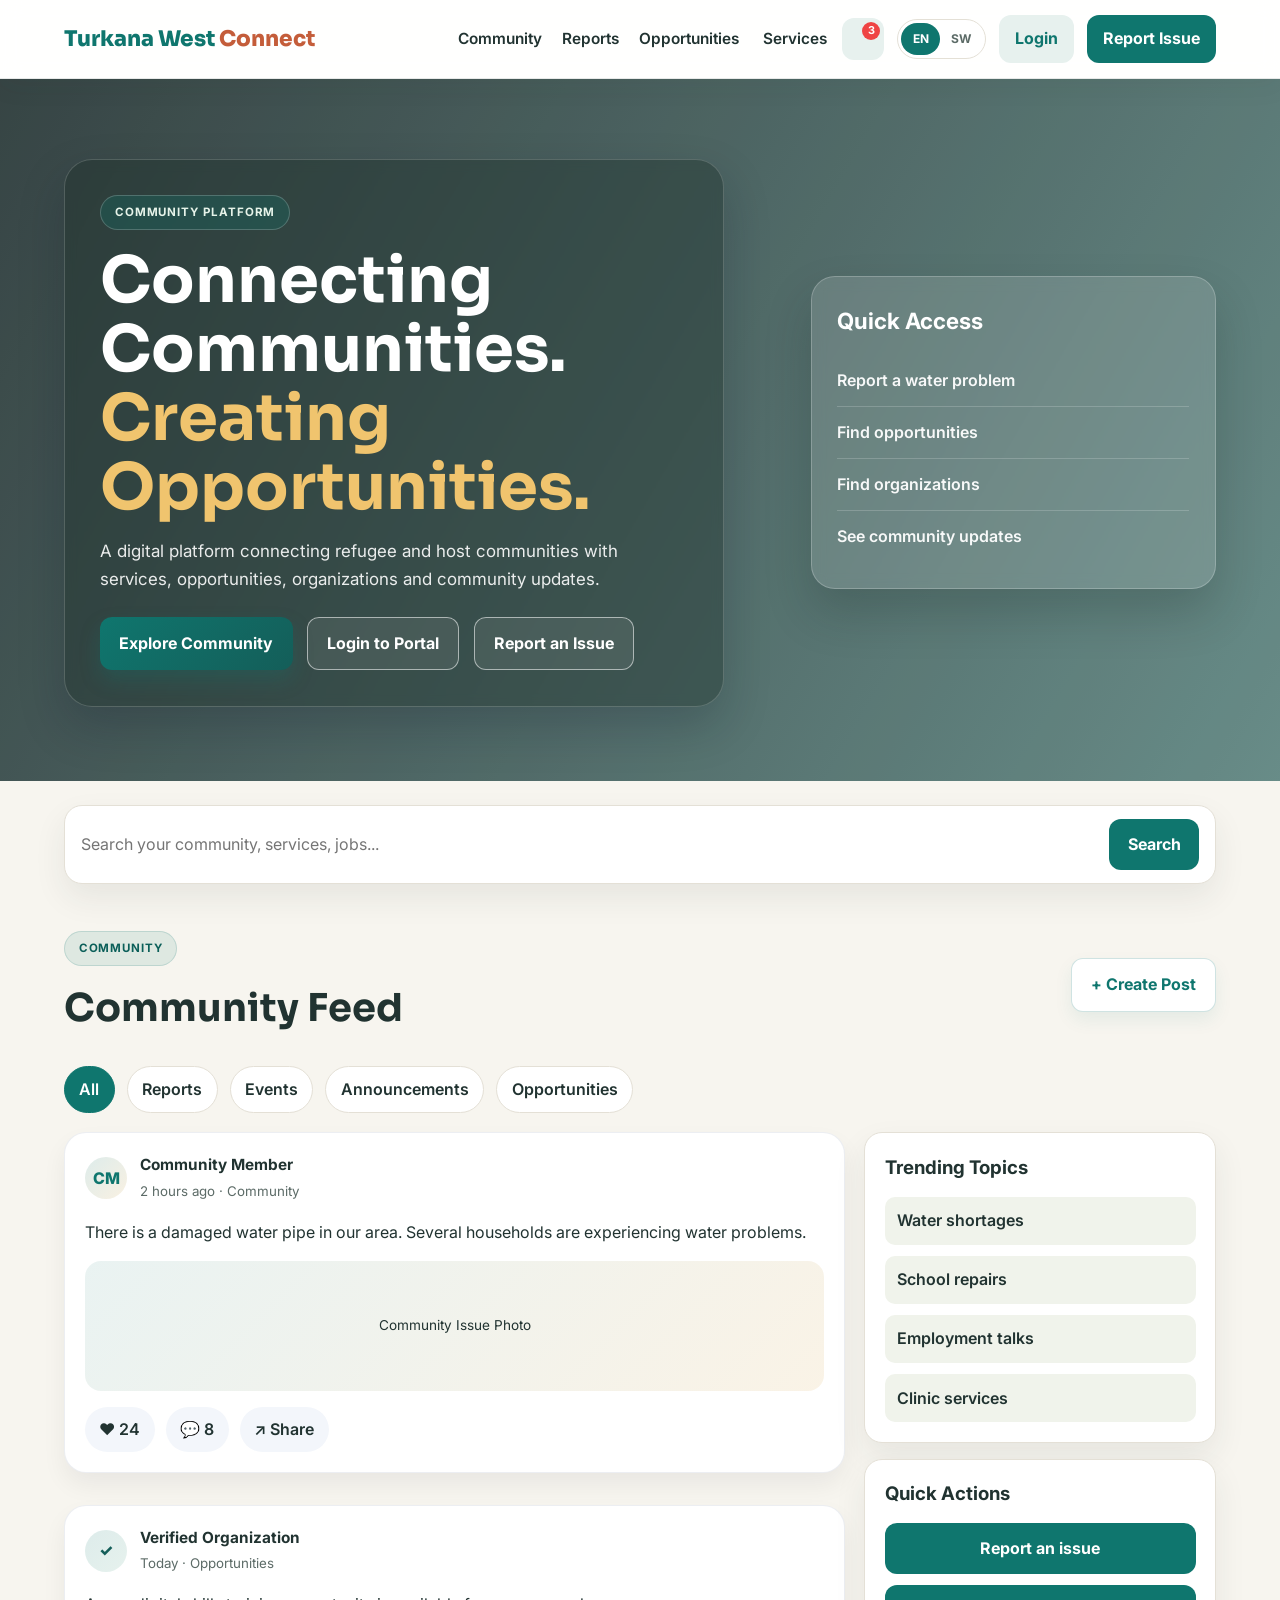
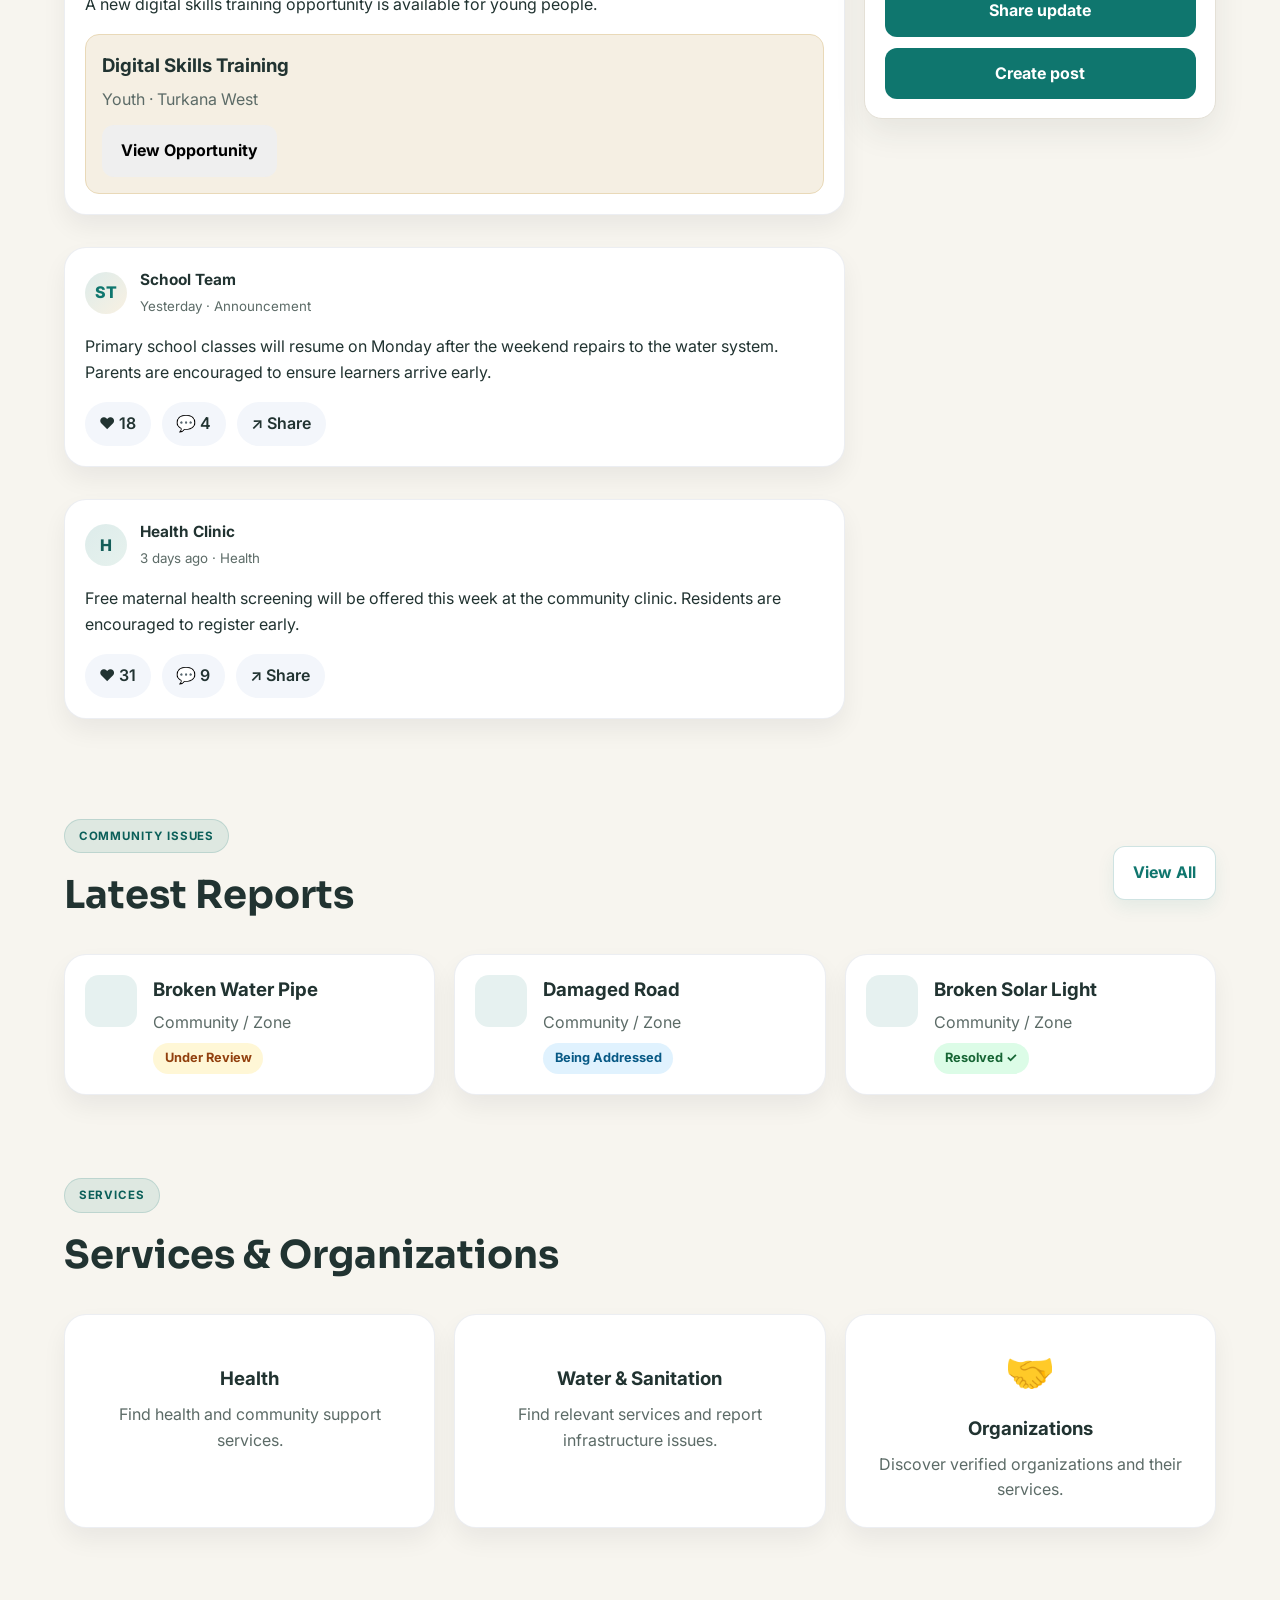
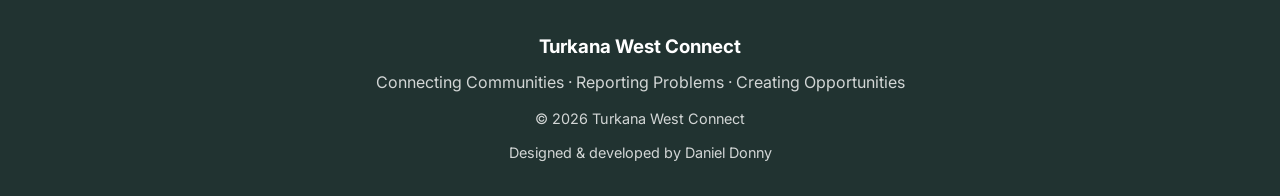
<file: index.html>
<!DOCTYPE html>
<html lang="en">

<head>
    <meta charset="UTF-8">


    <meta name="viewport" content="width=device-width, initial-scale=1.0">

    <title>Turkana West Connect</title>


    <link rel="stylesheet" href="style.css">
    <link rel="manifest" href="manifest.json">

    <meta name="theme-color" content="#0f766e">
</head>

<body class="home-page">


    <header class="header">

        <div class="container nav">

            <a href="index.html" class="logo">
                Turkana West <span>Connect</span>
            </a>

            <div class="nav-actions">
                <nav class="desktop-nav" aria-label="Main navigation">
                    <a href="community.html">Community</a>
                    <a href="report.html">Reports</a>
                    <a href="opportunities.html">Opportunities</a>

                    <div class="nav-dropdown">
                        <a href="services.html" class="nav-drop-trigger">Services</a>
                        <div class="nav-dropdown-menu">
                            <a href="services.html">All Services</a>
                            <a href="services.html">Community Support</a>
                            <a href="services.html">Water & Sanitation</a>
                            <a href="https://www.unhcr.org/" target="_blank" rel="noreferrer">UNHCR</a>
                            <a href="https://www.wfp.org/" target="_blank" rel="noreferrer">WFP</a>
                            <a href="https://www.ilo.org/" target="_blank" rel="noreferrer">ILO</a>
                            <a href="https://www.rescue.org/" target="_blank" rel="noreferrer">IRC</a>
                        </div>
                    </div>
                </nav>

                <button class="icon-btn notify-btn" id="notifyBtn" aria-label="Notifications">

                    <span class="badge-dot">3</span>
                </button>

                <div class="lang-switcher" aria-label="Language switcher">
                    <button class="lang-btn active" data-lang="en" type="button">EN</button>
                    <button class="lang-btn" data-lang="sw" type="button">SW</button>
                </div>

                <a href="login.html" class="header-login">Login</a>

                <button class="report-btn" id="openReport">
                    Report Issue
                </button>

                <button class="menu-toggle" id="menuToggle" aria-label="Toggle menu" aria-expanded="false">
                    ☰
                </button>
            </div>

            <nav class="nav-menu" id="navMenu" aria-label="Mobile navigation">
                <a href="community.html"> Community</a>
                <a href="report.html"> Reports</a>
                <a href="services.html"> Services</a>
                <a href="opportunities.html"> Opportunities</a>
                <div class="mobile-lang-switcher">
                    <button class="lang-btn active" data-lang="en" type="button">EN</button>
                    <button class="lang-btn" data-lang="sw" type="button">SW</button>
                </div>
                <button id="mobileReport" class="mobile-report-btn">
                    Report an Issue
                </button>
            </nav>
        </div>

    </header>



    <main>

        <!-- HERO -->
        <section class="hero">

            <div class="container hero-content">

                <div class="hero-text">

                    <span class="badge">
                        COMMUNITY PLATFORM
                    </span>

                    <h1>
                        Connecting Communities.
                        <span>Creating Opportunities.</span>
                    </h1>

                    <p>
                        A digital platform connecting refugee and host
                        communities with services, opportunities,
                        organizations and community updates.
                    </p>

                    <div class="hero-buttons">

                        <a href="community.html" class="btn primary">
                            Explore Community
                        </a>

                        <a href="login.html" class="btn secondary">
                            Login to Portal
                        </a>

                        <button class="btn secondary" id="heroReport">
                            Report an Issue
                        </button>

                    </div>

                </div>


                <!-- QUICK ACCESS CARD -->
                <div class="quick-card">

                    <h3>Quick Access</h3>

                    <a href="#reports">
                        Report a water problem
                    </a>

                    <a href="opportunities.html">
                        Find opportunities
                    </a>

                    <a href="organizations.html">
                        Find organizations
                    </a>

                    <a href="community.html">
                        See community updates
                    </a>

                </div>

            </div>

        </section>


        <!-- ================= SEARCH ================= -->

        <section class="container search-section">

            <div class="search-box">

                <input type="text" placeholder="Search your community, services, jobs...">

                <button>
                    Search
                </button>

            </div>

        </section>


        <!-- ================= COMMUNITY ================= -->

        <section class="container section" id="community">

            <div class="section-heading">

                <div>
                    <span class="section-label">
                        COMMUNITY
                    </span>

                    <h2>Community Feed</h2>
                </div>

                <button class="outline-btn">
                    + Create Post
                </button>

            </div>

            <div class="community-toolbar">
                <div class="community-filters">
                    <button class="filter-chip active">All</button>
                    <button class="filter-chip">Reports</button>
                    <button class="filter-chip">Events</button>
                    <button class="filter-chip">Announcements</button>
                    <button class="filter-chip">Opportunities</button>
                </div>
            </div>

            <div class="community-layout">
                <div class="community-main">
                    <article class="post-card">

                        <div class="post-user">

                            <div class="avatar">
                                CM
                            </div>

                            <div>
                                <strong>Community Member</strong>

                                <small>
                                    2 hours ago · Community
                                </small>
                            </div>

                        </div>


                        <p class="post-text">

                            There is a damaged water pipe in our area.
                            Several households are experiencing water problems.

                        </p>


                        <div class="post-image">

                            <span>Community Issue Photo</span>
                        </div>


                        <div class="post-actions">

                            <button>❤️ 24</button>

                            <button>💬 8</button>

                            <button>↗ Share</button>

                        </div>

                    </article>

                    <article class="post-card">

                        <div class="post-user">

                            <div class="avatar verified">
                                ✓
                            </div>

                            <div>
                                <strong>
                                    Verified Organization
                                </strong>

                                <small>
                                    Today · Opportunities
                                </small>
                            </div>

                        </div>


                        <p class="post-text">

                            A new digital skills training opportunity
                            is available for young people.

                        </p>


                        <div class="opportunity-mini">

                            <h3>
                                Digital Skills Training
                            </h3>

                            <p>
                                Youth · Turkana West
                            </p>

                            <button class="small-btn">
                                View Opportunity
                            </button>

                        </div>

                    </article>

                    <article class="post-card">

                        <div class="post-user">

                            <div class="avatar">
                                ST
                            </div>

                            <div>
                                <strong>School Team</strong>

                                <small>
                                    Yesterday · Announcement
                                </small>
                            </div>

                        </div>

                        <p class="post-text">
                            Primary school classes will resume on Monday after the weekend repairs to the water system.
                            Parents are encouraged to ensure learners arrive early.
                        </p>

                        <div class="post-actions">
                            <button>❤️ 18</button>
                            <button>💬 4</button>
                            <button>↗ Share</button>
                        </div>

                    </article>

                    <article class="post-card">

                        <div class="post-user">

                            <div class="avatar verified">
                                H
                            </div>

                            <div>
                                <strong>Health Clinic</strong>

                                <small>
                                    3 days ago · Health
                                </small>
                            </div>

                        </div>

                        <p class="post-text">
                            Free maternal health screening will be offered this week at the community clinic.
                            Residents are encouraged to register early.
                        </p>

                        <div class="post-actions">
                            <button>❤️ 31</button>
                            <button>💬 9</button>
                            <button>↗ Share</button>
                        </div>

                    </article>
                </div>

                <aside class="community-sidebar">
                    <div class="sidebar-card">
                        <h3>Trending Topics</h3>
                        <ul>
                            <li>Water shortages</li>
                            <li>School repairs</li>
                            <li>Employment talks</li>
                            <li>Clinic services</li>
                        </ul>
                    </div>

                    <div class="sidebar-card">
                        <h3>Quick Actions</h3>
                        <button class="sidebar-btn">Report an issue</button>
                        <button class="sidebar-btn">Share update</button>
                        <button class="sidebar-btn">Create post</button>
                    </div>
                </aside>
            </div>

        </section>


        <!-- ================= REPORTS ================= -->

        <section class="container section" id="reports">

            <div class="section-heading">

                <div>

                    <span class="section-label">
                        COMMUNITY ISSUES
                    </span>

                    <h2>Latest Reports</h2>

                </div>

                <a href="report.html" class="outline-btn" id="viewReports"
                    style="display: inline-flex; align-items: center; justify-content: center;">
                    View All
                </a>

            </div>


            <div class="reports-grid">


                <div class="report-card">

                    <div class="report-icon">

                    </div>

                    <div>

                        <h3>
                            Broken Water Pipe
                        </h3>

                        <p>
                            Community / Zone
                        </p>

                        <span class="status review">
                            Under Review
                        </span>

                    </div>

                </div>


                <div class="report-card">

                    <div class="report-icon">

                    </div>

                    <div>

                        <h3>
                            Damaged Road
                        </h3>

                        <p>
                            Community / Zone
                        </p>

                        <span class="status progress">
                            Being Addressed
                        </span>

                    </div>

                </div>


                <div class="report-card">

                    <div class="report-icon">

                    </div>

                    <div>

                        <h3>
                            Broken Solar Light
                        </h3>

                        <p>
                            Community / Zone
                        </p>

                        <span class="status resolved">
                            Resolved ✓
                        </span>

                    </div>

                </div>

            </div>

        </section>


        <!-- ================= SERVICES ================= -->

        <section class="container section" id="services">

            <div class="section-heading">

                <div>

                    <span class="section-label">
                        SERVICES
                    </span>

                    <h2>
                        Services & Organizations
                    </h2>

                </div>

            </div>


            <div class="services-grid">

                <div class="service-card">
                    <span></span>
                    <h3>Health</h3>
                    <p>
                        Find health and community
                        support services.
                    </p>
                </div>


                <div class="service-card">
                    <span></span>
                    <h3>Water & Sanitation</h3>
                    <p>
                        Find relevant services and
                        report infrastructure issues.
                    </p>
                </div>


                <div class="service-card organization-card">
                    <span>🤝</span>
                    <h3>Organizations</h3>
                    <p>
                        Discover verified organizations
                        and their services.
                    </p>

                    <div class="organization-menu">
                        <a href="https://www.unhcr.org/" target="_blank" rel="noreferrer">UNHCR</a>
                        <a href="https://www.wfp.org/" target="_blank" rel="noreferrer">WFP</a>
                        <a href="https://www.ilo.org/" target="_blank" rel="noreferrer">ILO</a>
                        <a href="https://www.rescue.org/" target="_blank" rel="noreferrer">IRC</a>
                    </div>
                </div>

            </div>

        </section>

    </main>


    <!-- ================= FOOTER ================= -->

    <footer>

        <div class="container">

            <h3>
                Turkana West Connect
            </h3>

            <p>
                Connecting Communities · Reporting Problems ·
                Creating Opportunities
            </p>

            <p class="copyright">
                © 2026 Turkana West Connect
            </p>
            <p class="copyright">Designed &amp; developed by Daniel Donny</p>

        </div>

    </footer>


    <!-- ================= REPORT MODAL ================= -->

    <div class="modal" id="reportModal">

        <div class="modal-content">

            <button class="close-btn" id="closeReport">

            </button>

            <h2>
                Report a Community Issue
            </h2>

            <p>
                Help your community report and track
                local problems.
            </p>


            <form id="reportForm">

                <label>
                    Issue Type
                </label>

                <select required>

                    <option value="">
                        Select an issue
                    </option>

                    <option>
                        Water Problem
                    </option>

                    <option>
                        Road
                    </option>

                    <option>
                        Lighting
                    </option>

                    <option>
                        Waste
                    </option>

                    <option>
                        Health Facility
                    </option>

                    <option>
                        Education Facility
                    </option>

                    <option>
                        Other
                    </option>

                </select>


                <label>
                    Area / Community
                </label>

                <input type="text" placeholder="Enter community or zone" required>


                <label>
                    Describe the problem
                </label>

                <textarea placeholder="Explain what happened..." required></textarea>


                <label>
                    Add Photo
                </label>

                <input type="file" accept="image/*">


                <button type="submit" class="btn primary full">
                    Submit Report
                </button>

            </form>

        </div>

    </div>


    <!-- JAVASCRIPT -->

    <script src="script.js"></script>

</body>

</html>
</file>
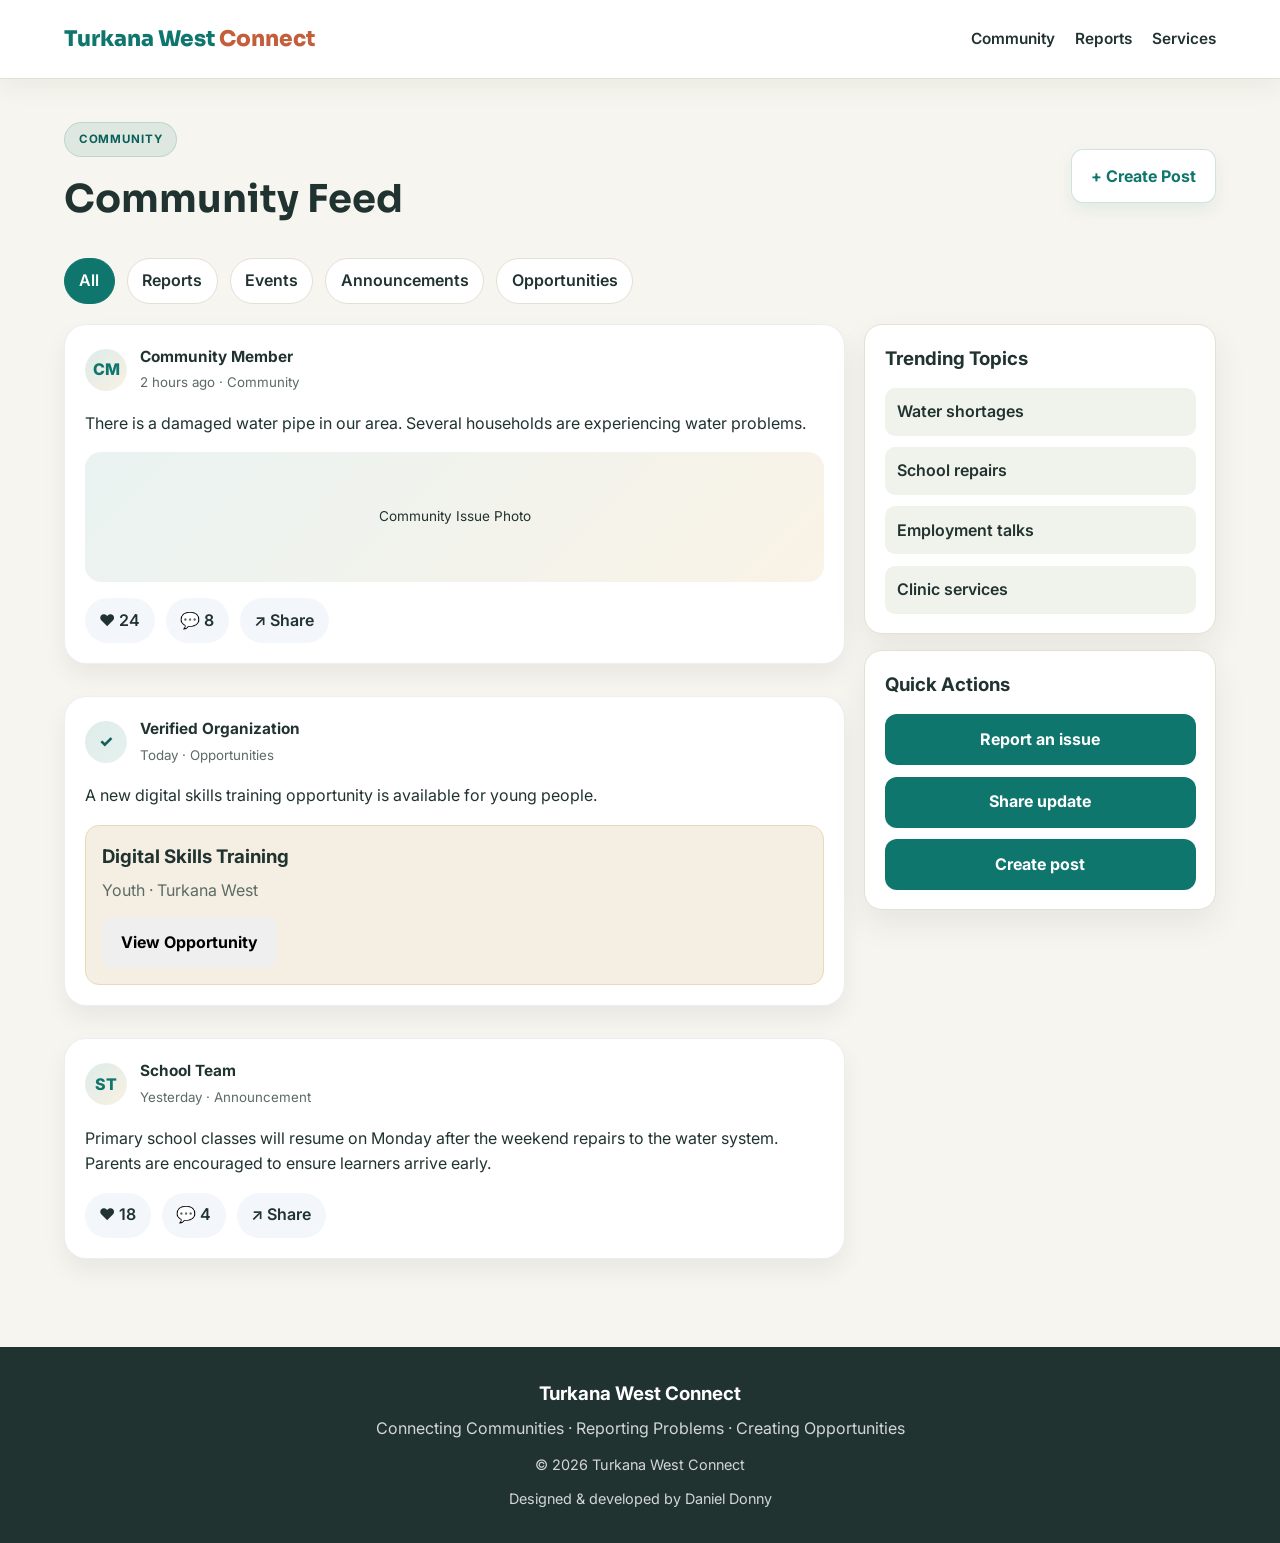
<file: community.html>
<!DOCTYPE html>
<html lang="en">

<head>
    <meta charset="UTF-8">
    <meta name="viewport" content="width=device-width, initial-scale=1.0">
    <title>Turkana West Connect | Community</title>
    <link rel="stylesheet" href="style.css">
    <link rel="manifest" href="manifest.json">
    <meta name="theme-color" content="#0f766e">
</head>

<body class="community-page">
    <header class="header">
        <div class="container nav">
            <a href="index.html" class="logo">
                Turkana West <span>Connect</span>
            </a>

            <div class="nav-actions">
                <nav class="desktop-nav" aria-label="Main navigation">
                    <a href="community.html">Community</a>
                    <a href="index.html#reports">Reports</a>
                    <a href="index.html#services">Services</a>
                </nav>
            </div>
        </div>
    </header>

    <main>
        <section class="container section" id="community">
            <div class="section-heading">
                <div>
                    <span class="section-label">COMMUNITY</span>
                    <h2>Community Feed</h2>
                </div>
                <button class="outline-btn">+ Create Post</button>
            </div>

            <div class="community-toolbar">
                <div class="community-filters">
                    <button class="filter-chip active">All</button>
                    <button class="filter-chip">Reports</button>
                    <button class="filter-chip">Events</button>
                    <button class="filter-chip">Announcements</button>
                    <button class="filter-chip">Opportunities</button>
                </div>
            </div>

            <div class="community-layout">
                <div class="community-main">
                    <article class="post-card">
                        <div class="post-user">
                            <div class="avatar">CM</div>
                            <div>
                                <strong>Community Member</strong>
                                <small>2 hours ago · Community</small>
                            </div>
                        </div>

                        <p class="post-text">
                            There is a damaged water pipe in our area. Several households are experiencing water
                            problems.
                        </p>

                        <div class="post-image">
                            <span>Community Issue Photo</span>
                        </div>

                        <div class="post-actions">
                            <button>❤️ 24</button>
                            <button>💬 8</button>
                            <button>↗ Share</button>
                        </div>
                    </article>

                    <article class="post-card">
                        <div class="post-user">
                            <div class="avatar verified">✓</div>
                            <div>
                                <strong>Verified Organization</strong>
                                <small>Today · Opportunities</small>
                            </div>
                        </div>

                        <p class="post-text">
                            A new digital skills training opportunity is available for young people.
                        </p>

                        <div class="opportunity-mini">
                            <h3>Digital Skills Training</h3>
                            <p>Youth · Turkana West</p>
                            <button class="small-btn">View Opportunity</button>
                        </div>
                    </article>

                    <article class="post-card">
                        <div class="post-user">
                            <div class="avatar">ST</div>
                            <div>
                                <strong>School Team</strong>
                                <small>Yesterday · Announcement</small>
                            </div>
                        </div>

                        <p class="post-text">
                            Primary school classes will resume on Monday after the weekend repairs to the water system.
                            Parents are encouraged to ensure learners arrive early.
                        </p>

                        <div class="post-actions">
                            <button>❤️ 18</button>
                            <button>💬 4</button>
                            <button>↗ Share</button>
                        </div>
                    </article>
                </div>

                <aside class="community-sidebar">
                    <div class="sidebar-card">
                        <h3>Trending Topics</h3>
                        <ul>
                            <li>Water shortages</li>
                            <li>School repairs</li>
                            <li>Employment talks</li>
                            <li>Clinic services</li>
                        </ul>
                    </div>

                    <div class="sidebar-card">
                        <h3>Quick Actions</h3>
                        <button class="sidebar-btn">Report an issue</button>
                        <button class="sidebar-btn">Share update</button>
                        <button class="sidebar-btn">Create post</button>
                    </div>
                </aside>
            </div>
        </section>
    </main>

    <footer>
        <div class="container">
            <h3>Turkana West Connect</h3>
            <p>Connecting Communities · Reporting Problems · Creating Opportunities</p>
            <p class="copyright">© 2026 Turkana West Connect</p>
            <p class="copyright">Designed &amp; developed by Daniel Donny</p>
        </div>
    </footer>
</body>

</html>
</file>
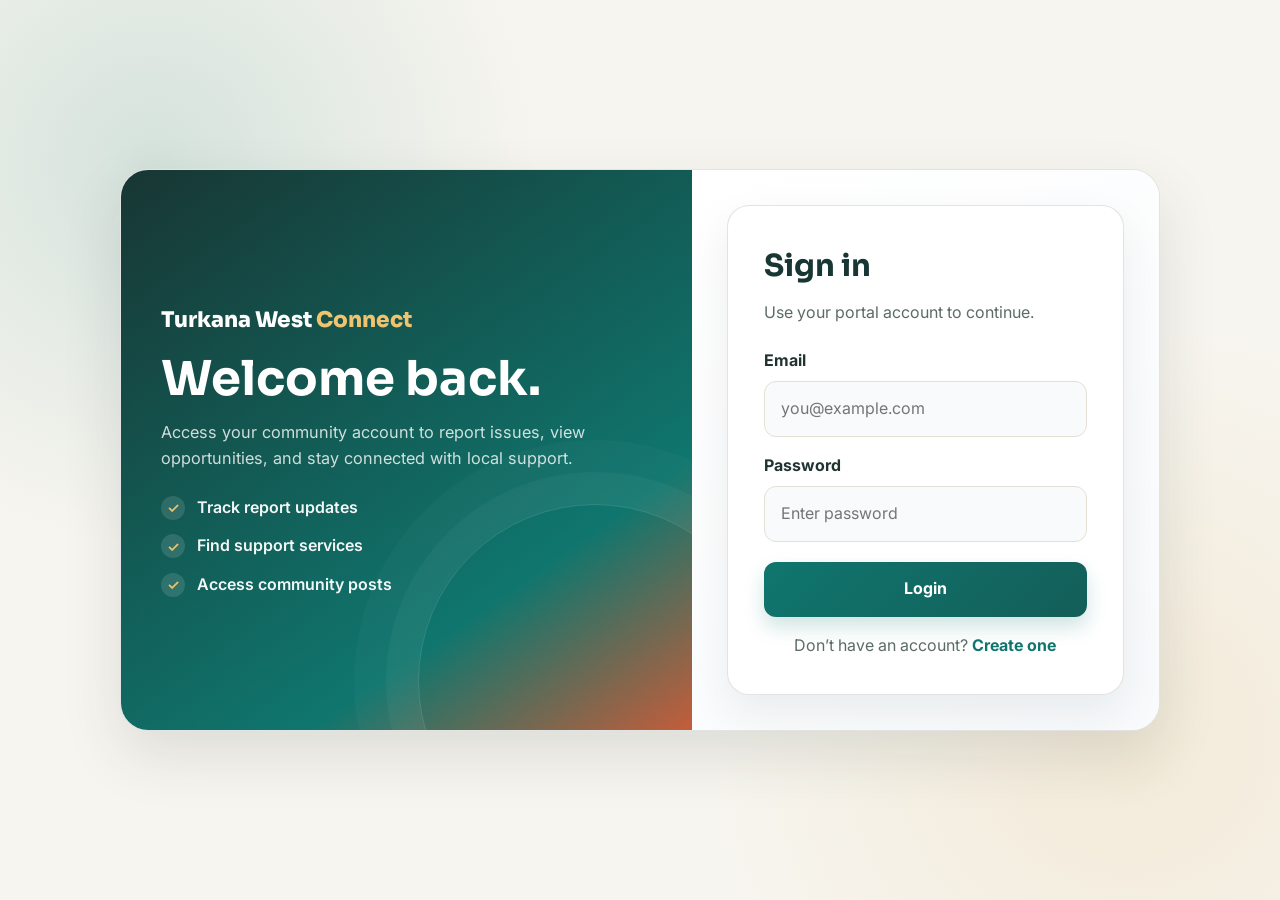
<file: dashboard.html>
<!DOCTYPE html>
<html lang="en">

<head>
    <meta charset="UTF-8">
    <meta name="viewport" content="width=device-width, initial-scale=1.0">
    <title>Turkana West Connect | Dashboard</title>
    <link rel="stylesheet" href="style.css">
    <meta name="theme-color" content="#0f766e">
</head>

<body class="dashboard-page">
    <header class="header">
        <div class="container nav">
            <a href="index.html" class="logo">Turkana West <span>Connect</span></a>
            <div class="nav-actions">
                <nav class="desktop-nav" aria-label="Main navigation">
                    <a href="community.html">Community</a>
                    <a href="report.html">Reports</a>
                    <a href="services.html">Services</a>
                    <a href="opportunities.html">Opportunities</a>
                </nav>
                <button id="logoutBtn" class="logout-btn" type="button">Logout</button>
            </div>
        </div>
    </header>

    <main class="dashboard-shell">
        <section class="dashboard-hero">
            <div>
                <span class="section-label dashboard-label">Dashboard</span>
                <h2 id="dashboardTitle">Welcome back</h2>
                <p class="dashboard-intro">Your community activity at a glance.</p>
            </div>
            <div class="dashboard-actions">
                <button class="dashboard-dim-toggle" id="dashboardDimToggle" type="button" aria-pressed="false"
                    aria-label="Enable low-glare colors">Dim colors: off</button>
                <button class="outline-btn" type="button" onclick="window.location.href='index.html'">Back to
                    portal</button>
            </div>
        </section>

        <section class="dashboard-grid">
            <div class="stat-box">
                <h3>Reports submitted</h3>
                <strong>04</strong>
            </div>
            <div class="stat-box">
                <h3>Active services</h3>
                <strong>12</strong>
            </div>
            <div class="stat-box">
                <h3>Opportunities</h3>
                <strong>08</strong>
            </div>
        </section>

        <section class="dashboard-card">
            <h3>Your account</h3>
            <p id="dashboardUser">Loading profile...</p>
        </section>
    </main>

    <footer>
        <div class="container">
            <h3>Turkana West Connect</h3>
            <p>Connecting Communities · Reporting Problems · Creating Opportunities</p>
            <p class="copyright">© 2026 Turkana West Connect</p>
            <p class="copyright">Designed &amp; developed by Daniel Donny</p>
        </div>
    </footer>

    <script src="script.js"></script>
</body>

</html>
</file>
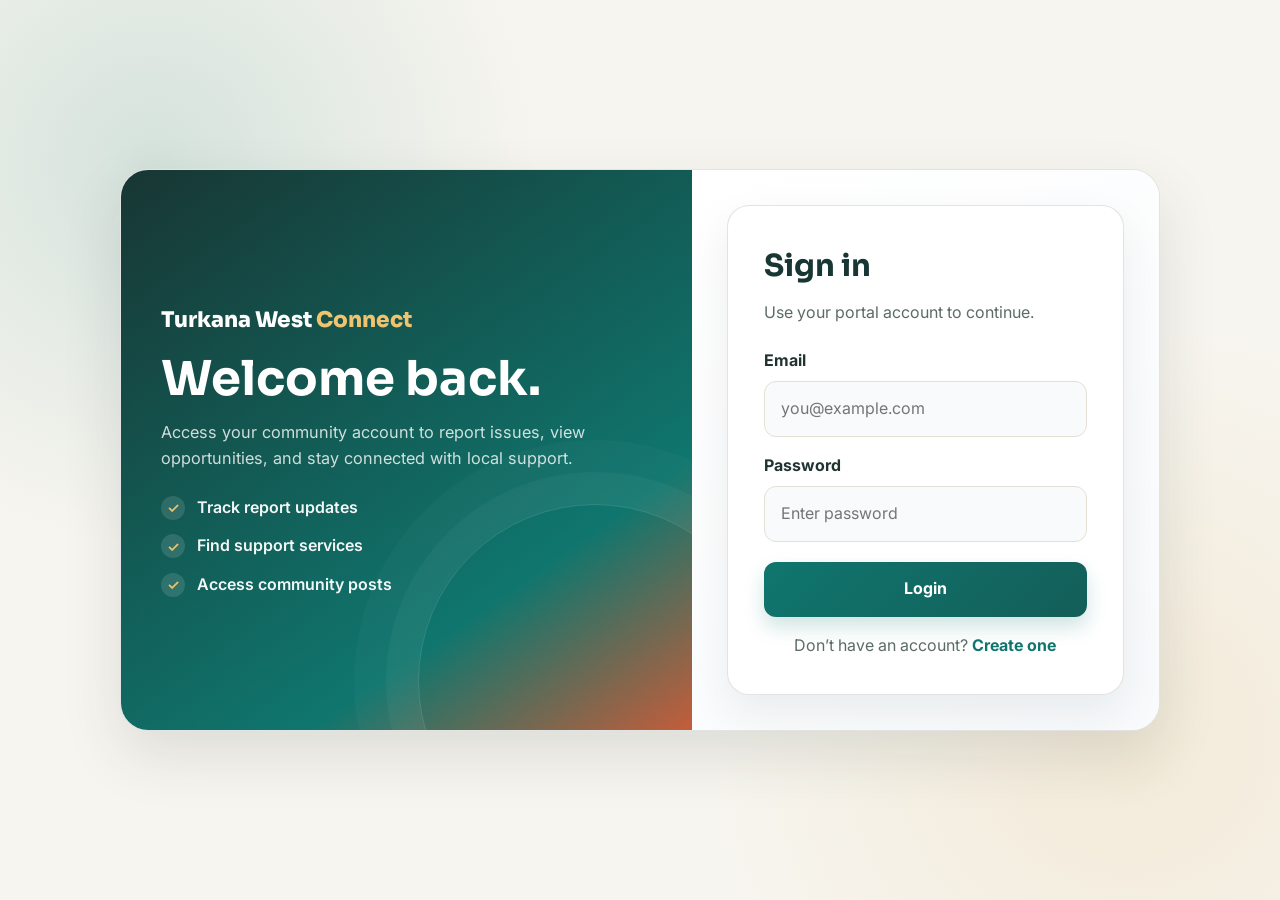
<file: login.html>
<!DOCTYPE html>
<html lang="en">

<head>
    <meta charset="UTF-8">
    <meta name="viewport" content="width=device-width, initial-scale=1.0">
    <title>Turkana West Connect | Login</title>
    <link rel="stylesheet" href="style.css">
    <meta name="theme-color" content="#0f766e">
</head>

<body class="auth-page login-page">
    <div class="auth-shell">
        <aside class="auth-panel">
            <a href="index.html" class="logo auth-brand">Turkana West <span>Connect</span></a>
            <h1>Welcome back.</h1>
            <p>Access your community account to report issues, view opportunities, and stay connected with local
                support.</p>
            <ul class="auth-features">
                <li>Track report updates</li>
                <li>Find support services</li>
                <li>Access community posts</li>
            </ul>
        </aside>

        <div class="auth-form-wrap">
            <div class="auth-card">
                <h2>Sign in</h2>
                <p class="subtext">Use your portal account to continue.</p>

                <form id="loginForm" class="auth-form">
                    <div class="auth-field">
                        <label for="loginEmail">Email</label>
                        <input id="loginEmail" type="email" placeholder="you@example.com" required>
                    </div>

                    <div class="auth-field">
                        <label for="loginPassword">Password</label>
                        <input id="loginPassword" type="password" placeholder="Enter password" required>
                    </div>

                    <button type="submit" class="auth-button">Login</button>
                </form>

                <div id="loginMessage" class="auth-message"></div>

                <p class="auth-link-row">
                    Don’t have an account? <a href="register.html">Create one</a>
                </p>
            </div>
        </div>
    </div>

    <script src="script.js"></script>
</body>

</html>
</file>
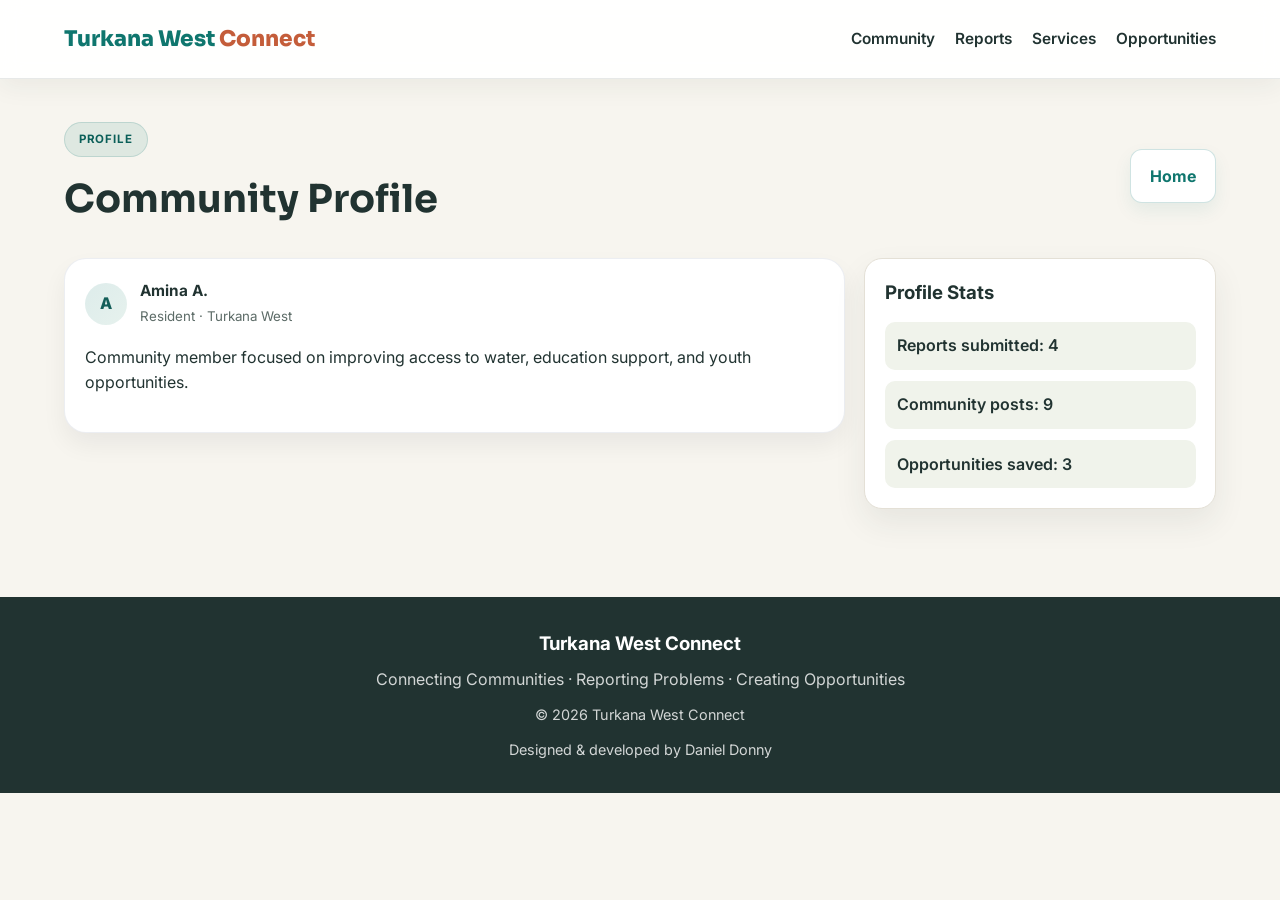
<file: profile.html>
<!DOCTYPE html>
<html lang="en">

<head>
    <meta charset="UTF-8">
    <meta name="viewport" content="width=device-width, initial-scale=1.0">
    <title>Turkana West Connect | Profile</title>
    <link rel="stylesheet" href="style.css">
    <link rel="manifest" href="manifest.json">
    <meta name="theme-color" content="#0f766e">
</head>

<body>
    <header class="header">
        <div class="container nav">
            <a href="index.html" class="logo">Turkana West <span>Connect</span></a>
            <div class="nav-actions">
                <nav class="desktop-nav" aria-label="Main navigation">
                    <a href="community.html">Community</a>
                    <a href="report.html">Reports</a>
                    <a href="services.html">Services</a>
                    <a href="opportunities.html">Opportunities</a>
                </nav>
            </div>
        </div>
    </header>

    <main>
        <section class="container section">
            <div class="section-heading">
                <div>
                    <span class="section-label">PROFILE</span>
                    <h2>Community Profile</h2>
                </div>
                <a href="index.html" class="outline-btn">Home</a>
            </div>

            <div class="community-layout">
                <div class="community-main">
                    <article class="post-card">
                        <div class="post-user">
                            <div class="avatar verified">A</div>
                            <div>
                                <strong>Amina A.</strong>
                                <small>Resident · Turkana West</small>
                            </div>
                        </div>

                        <p class="post-text">
                            Community member focused on improving access to water, education support, and youth
                            opportunities.
                        </p>
                    </article>
                </div>

                <aside class="community-sidebar">
                    <div class="sidebar-card">
                        <h3>Profile Stats</h3>
                        <ul>
                            <li>Reports submitted: 4</li>
                            <li>Community posts: 9</li>
                            <li>Opportunities saved: 3</li>
                        </ul>
                    </div>
                </aside>
            </div>
        </section>
    </main>

    <footer>
        <div class="container">
            <h3>Turkana West Connect</h3>
            <p>Connecting Communities · Reporting Problems · Creating Opportunities</p>
            <p class="copyright">© 2026 Turkana West Connect</p>
            <p class="copyright">Designed &amp; developed by Daniel Donny</p>
        </div>
    </footer>
</body>

</html>
</file>
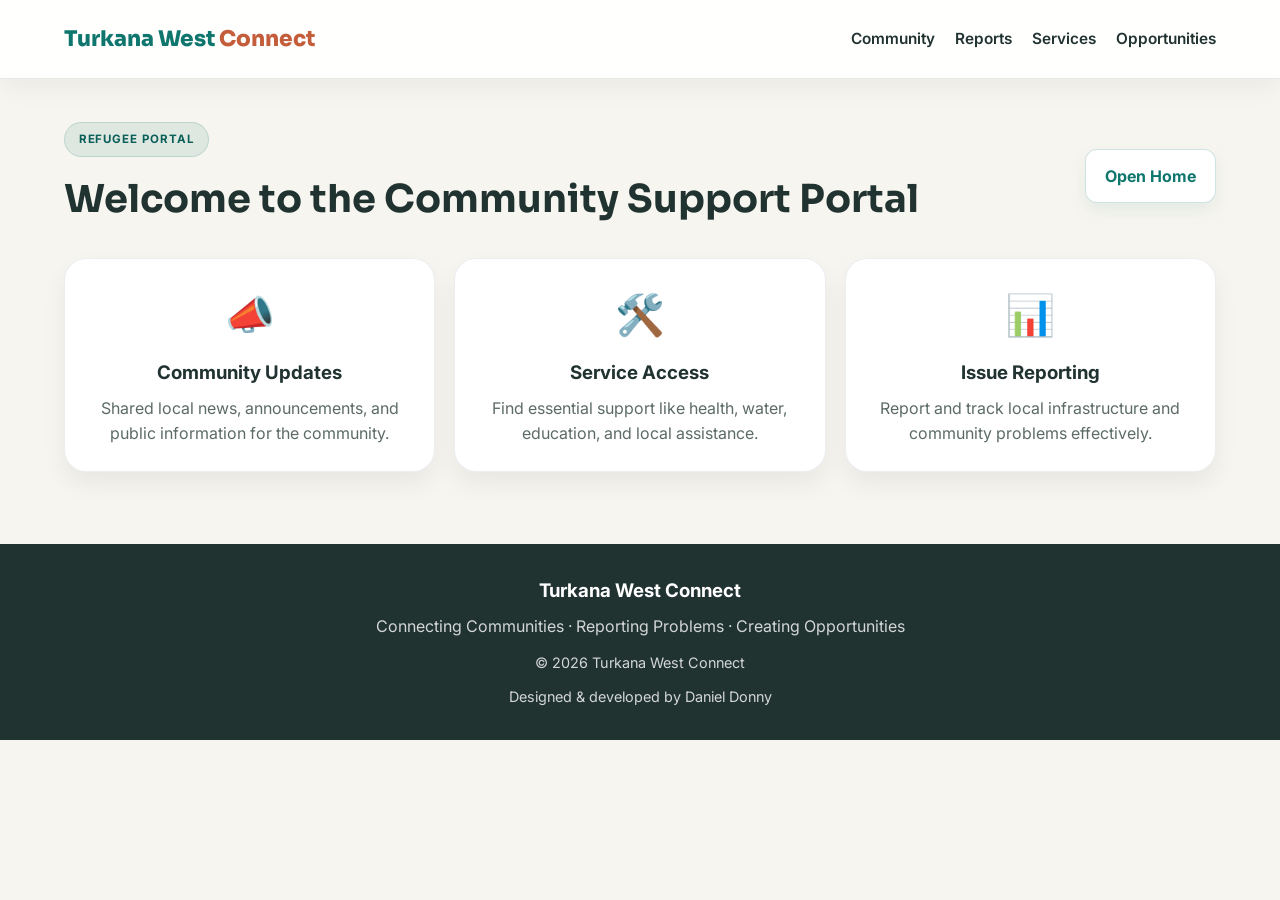
<file: refugee-portal.html>
<!DOCTYPE html>
<html lang="en">

<head>
    <meta charset="UTF-8">
    <meta name="viewport" content="width=device-width, initial-scale=1.0">
    <title>Turkana West Connect | Refugee Portal</title>
    <link rel="stylesheet" href="style.css">
    <link rel="manifest" href="manifest.json">
    <meta name="theme-color" content="#0f766e">
</head>

<body>
    <header class="header">
        <div class="container nav">
            <a href="index.html" class="logo">Turkana West <span>Connect</span></a>
            <div class="nav-actions">
                <nav class="desktop-nav" aria-label="Main navigation">
                    <a href="community.html">Community</a>
                    <a href="report.html">Reports</a>
                    <a href="services.html">Services</a>
                    <a href="opportunities.html">Opportunities</a>
                </nav>
            </div>
        </div>
    </header>

    <main>
        <section class="container section">
            <div class="section-heading">
                <div>
                    <span class="section-label">REFUGEE PORTAL</span>
                    <h2>Welcome to the Community Support Portal</h2>
                </div>
                <a href="index.html" class="outline-btn">Open Home</a>
            </div>

            <div class="services-grid">
                <div class="service-card">
                    <span>📣</span>
                    <h3>Community Updates</h3>
                    <p>Shared local news, announcements, and public information for the community.</p>
                </div>

                <div class="service-card">
                    <span>🛠️</span>
                    <h3>Service Access</h3>
                    <p>Find essential support like health, water, education, and local assistance.</p>
                </div>

                <div class="service-card">
                    <span>📊</span>
                    <h3>Issue Reporting</h3>
                    <p>Report and track local infrastructure and community problems effectively.</p>
                </div>
            </div>
        </section>
    </main>

    <footer>
        <div class="container">
            <h3>Turkana West Connect</h3>
            <p>Connecting Communities · Reporting Problems · Creating Opportunities</p>
            <p class="copyright">© 2026 Turkana West Connect</p>
            <p class="copyright">Designed &amp; developed by Daniel Donny</p>
        </div>
    </footer>
</body>

</html>
</file>
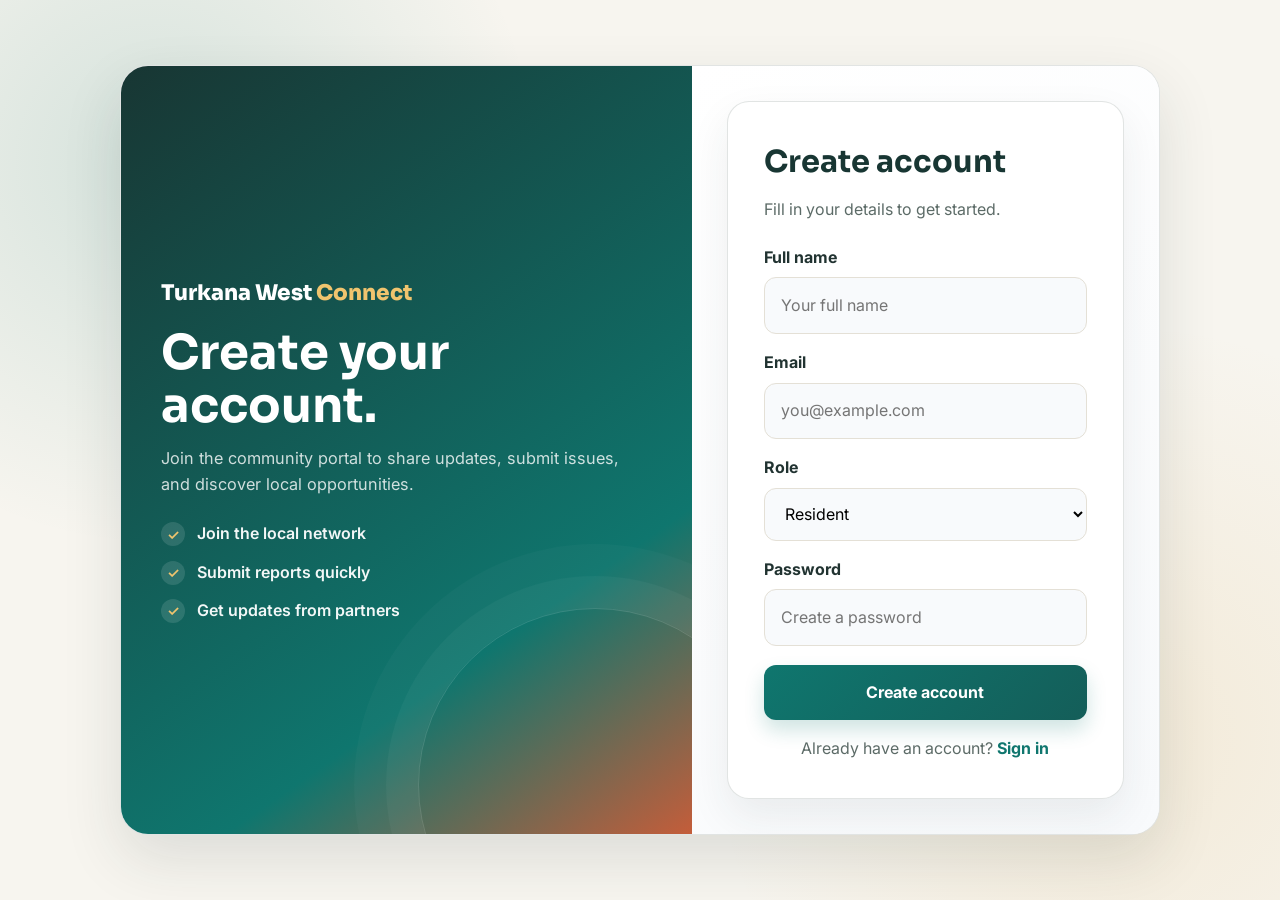
<file: register.html>
<!DOCTYPE html>
<html lang="en">

<head>
    <meta charset="UTF-8">
    <meta name="viewport" content="width=device-width, initial-scale=1.0">
    <title>Turkana West Connect | Register</title>
    <link rel="stylesheet" href="style.css">
    <meta name="theme-color" content="#0f766e">
</head>

<body class="auth-page register-page">
    <div class="auth-shell">
        <aside class="auth-panel">
            <a href="index.html" class="logo auth-brand">Turkana West <span>Connect</span></a>
            <h1>Create your account.</h1>
            <p>Join the community portal to share updates, submit issues, and discover local opportunities.</p>
            <ul class="auth-features">
                <li>Join the local network</li>
                <li>Submit reports quickly</li>
                <li>Get updates from partners</li>
            </ul>
        </aside>

        <div class="auth-form-wrap">
            <div class="auth-card">
                <h2>Create account</h2>
                <p class="subtext">Fill in your details to get started.</p>

                <form id="registerForm" class="auth-form">
                    <div class="auth-field">
                        <label for="registerName">Full name</label>
                        <input id="registerName" type="text" placeholder="Your full name" required>
                    </div>

                    <div class="auth-field">
                        <label for="registerEmail">Email</label>
                        <input id="registerEmail" type="email" placeholder="you@example.com" required>
                    </div>

                    <div class="auth-field">
                        <label for="registerRole">Role</label>
                        <select id="registerRole" required>
                            <option value="Resident">Resident</option>
                            <option value="Volunteer">Volunteer</option>
                            <option value="Organization">Organization</option>
                            <option value="Staff">Staff</option>
                        </select>
                    </div>

                    <div class="auth-field">
                        <label for="registerPassword">Password</label>
                        <input id="registerPassword" type="password" placeholder="Create a password" required>
                    </div>

                    <button type="submit" class="auth-button">Create account</button>
                </form>

                <div id="registerMessage" class="auth-message"></div>

                <p class="auth-link-row">
                    Already have an account? <a href="login.html">Sign in</a>
                </p>
            </div>
        </div>
    </div>

    <script src="script.js"></script>
</body>

</html>
</file>
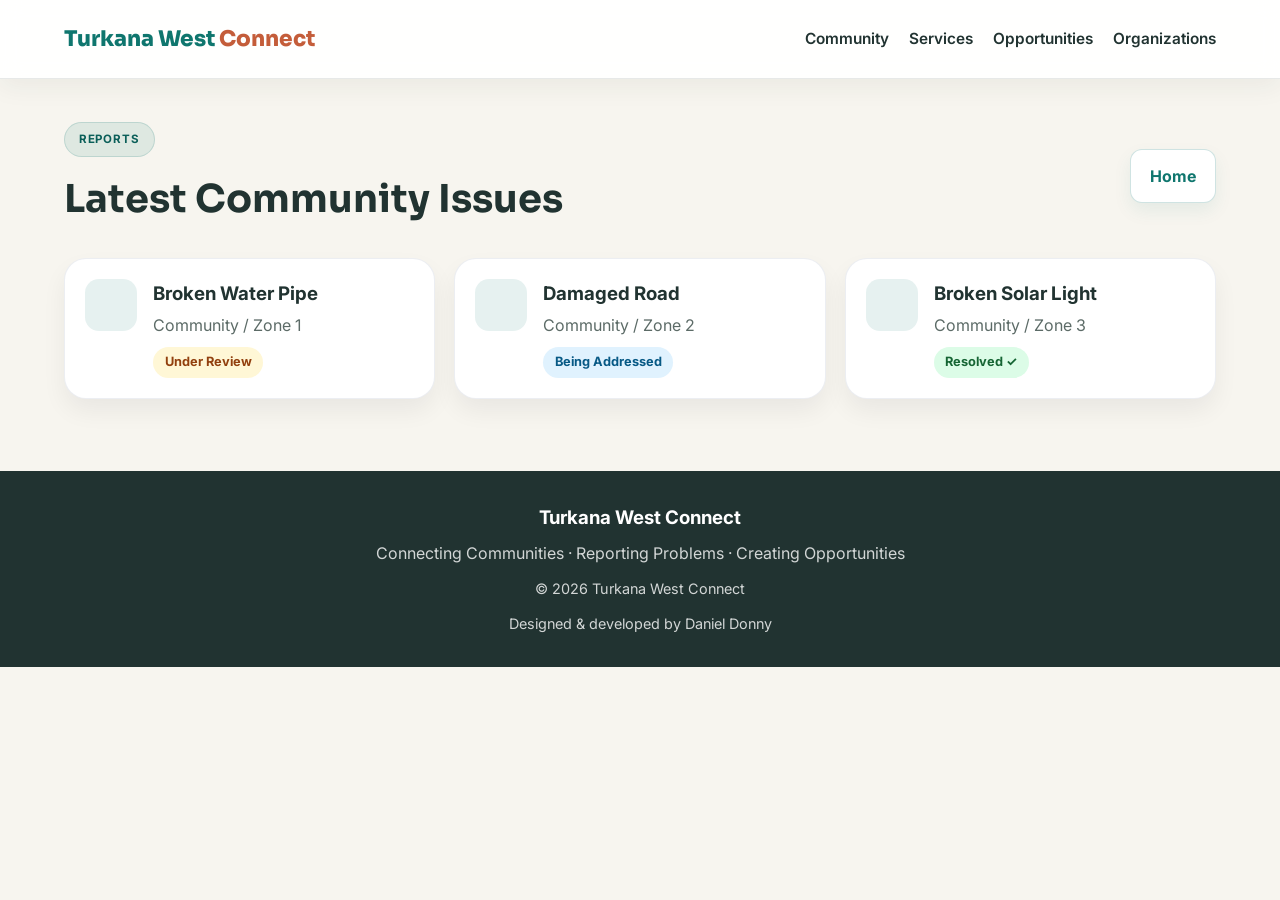
<file: report.html>
<!DOCTYPE html>
<html lang="en">

<head>
    <meta charset="UTF-8">
    <meta name="viewport" content="width=device-width, initial-scale=1.0">
    <title>Turkana West Connect | Reports</title>
    <link rel="stylesheet" href="style.css">
    <link rel="manifest" href="manifest.json">
    <meta name="theme-color" content="#0f766e">
</head>

<body>
    <header class="header">
        <div class="container nav">
            <a href="index.html" class="logo">Turkana West <span>Connect</span></a>
            <div class="nav-actions">
                <nav class="desktop-nav" aria-label="Main navigation">
                    <a href="community.html">Community</a>
                    <a href="services.html">Services</a>
                    <a href="opportunities.html">Opportunities</a>
                    <a href="organizations.html">Organizations</a>
                </nav>
            </div>
        </div>
    </header>

    <main>
        <section class="container section">
            <div class="section-heading">
                <div>
                    <span class="section-label">REPORTS</span>
                    <h2>Latest Community Issues</h2>
                </div>
                <a href="index.html" class="outline-btn">Home</a>
            </div>

            <div class="reports-grid">
                <div class="report-card">
                    <div class="report-icon"></div>
                    <div>
                        <h3>Broken Water Pipe</h3>
                        <p>Community / Zone 1</p>
                        <span class="status review">Under Review</span>
                    </div>
                </div>

                <div class="report-card">
                    <div class="report-icon"></div>
                    <div>
                        <h3>Damaged Road</h3>
                        <p>Community / Zone 2</p>
                        <span class="status progress">Being Addressed</span>
                    </div>
                </div>

                <div class="report-card">
                    <div class="report-icon"></div>
                    <div>
                        <h3>Broken Solar Light</h3>
                        <p>Community / Zone 3</p>
                        <span class="status resolved">Resolved ✓</span>
                    </div>
                </div>
            </div>
        </section>
    </main>

    <footer>
        <div class="container">
            <h3>Turkana West Connect</h3>
            <p>Connecting Communities · Reporting Problems · Creating Opportunities</p>
            <p class="copyright">© 2026 Turkana West Connect</p>
            <p class="copyright">Designed &amp; developed by Daniel Donny</p>
        </div>
    </footer>
</body>

</html>
</file>
<file: style.css>
@import url('https://fonts.googleapis.com/css2?family=Inter:wght@400;500;600;700;800&family=Sora:wght@600;700;800&display=swap');

:root {
    --primary: #0f766e;
    --secondary: #c45d3a;
    --accent: #d49a32;
    --dark: #213331;
    --light: #f7f5ef;
    --white: #ffffff;
    --gray: #5c6b67;
    --border: #e4e0d6;
    --shadow: 0 14px 32px rgba(36, 51, 46, 0.08);
    --radius: 18px;
}

* {
    box-sizing: border-box;
    margin: 0;
    padding: 0;
}

html {
    scroll-behavior: smooth;
}

body {
    font-family: 'Inter', Arial, sans-serif;
    background: var(--light);
    color: var(--dark);
    line-height: 1.6;
    overflow-x: hidden;
}

a {
    color: inherit;
    text-decoration: none;
}

button,
input,
textarea,
select {
    font: inherit;
}

a:focus-visible,
button:focus-visible,
input:focus-visible,
textarea:focus-visible,
select:focus-visible {
    outline: 3px solid rgba(15, 118, 110, 0.58);
    outline-offset: 3px;
}

img {
    display: block;
    max-width: 100%;
}

.container {
    width: min(1180px, 90%);
    margin: 0 auto;
}

.header {
    position: sticky;
    top: 0;
    z-index: 999;
    background: rgba(255, 255, 255, 0.94);
    border-bottom: 1px solid rgba(92, 107, 103, 0.15);
    backdrop-filter: blur(10px);
    box-shadow: 0 8px 24px rgba(36, 51, 46, 0.06);
}

.nav {
    position: relative;
    min-height: 78px;
    display: flex;
    align-items: center;
    justify-content: space-between;
    gap: 1rem;
}

.logo {
    font-family: 'Sora', 'Segoe UI', sans-serif;
    font-size: 1.35rem;
    font-weight: 800;
    color: var(--primary);
    white-space: nowrap;
}

.logo span {
    color: var(--secondary);
}

.nav-actions {
    display: flex;
    align-items: center;
    justify-content: flex-end;
    gap: 0.8rem;
    margin-left: auto;
}

.desktop-nav {
    display: flex;
    align-items: center;
    gap: 1.25rem;
    flex-wrap: wrap;
}

.desktop-nav a {
    font-size: 0.96rem;
    font-weight: 600;
    color: var(--dark);
    transition: color 0.2s ease;
}

.desktop-nav a:hover,
.desktop-nav a:focus {
    color: var(--primary);
}

.nav-dropdown {
    position: relative;
    display: inline-flex;
    align-items: center;
    z-index: 10;
}

.nav-drop-trigger {
    position: relative;
    display: inline-block;
    padding: 0.5rem 0.2rem;
}

.nav-dropdown-menu {
    position: absolute;
    top: calc(100% + 10px);
    left: 0;
    transform: translateY(10px);
    min-width: 320px;
    background: linear-gradient(180deg, #145e59, #0f766e);
    border: 1px solid rgba(255, 255, 255, 0.15);
    border-radius: 0;
    box-shadow: 0 18px 35px rgba(15, 23, 42, 0.18);
    padding: 0.8rem 0;
    opacity: 0;
    visibility: hidden;
    pointer-events: none;
    transition: all 0.2s ease;
    z-index: 1000;
}

.nav-dropdown:hover .nav-dropdown-menu,
.nav-dropdown:focus-within .nav-dropdown-menu {
    opacity: 1;
    visibility: visible;
    pointer-events: auto;
    transform: translateY(0);
}

.nav-dropdown-menu a {
    display: block;
    padding: 1rem 1.3rem;
    color: #ffffff;
    font-size: 1.02rem;
    font-weight: 600;
    line-height: 1.3;
    border-bottom: 1px solid rgba(255, 255, 255, 0.12);
    transition: background 0.2s ease, color 0.2s ease;
}

.nav-dropdown-menu a:last-child {
    border-bottom: none;
}

.nav-dropdown-menu a:hover,
.nav-dropdown-menu a:focus {
    background: rgba(255, 255, 255, 0.08);
    color: #ffffff;
}

.icon-btn,
.report-btn,
.outline-btn,
.small-btn,
.menu-toggle,
.mobile-report-btn,
.lang-btn {
    border: none;
    cursor: pointer;
    transition: all 0.25s ease;
    font-weight: 700;
}

.icon-btn {
    position: relative;
    width: 42px;
    height: 42px;
    display: inline-flex;
    align-items: center;
    justify-content: center;
    border-radius: 12px;
    background: #e7f1ee;
    color: var(--dark);
}

.badge-dot {
    position: absolute;
    top: 4px;
    right: 4px;
    min-width: 18px;
    height: 18px;
    display: grid;
    place-items: center;
    border-radius: 50%;
    background: #ef4444;
    color: var(--white);
    font-size: 0.68rem;
    padding: 0 4px;
}

.lang-switcher,
.mobile-lang-switcher {
    display: inline-flex;
    align-items: center;
    border: 1px solid var(--border);
    background: var(--white);
    border-radius: 999px;
    padding: 0.2rem;
}

.lang-btn {
    background: transparent;
    color: var(--gray);
    border-radius: 999px;
    padding: 0.4rem 0.7rem;
    font-size: 0.75rem;
}

.lang-btn.active {
    background: var(--primary);
    color: var(--white);
}

.header-login {
    display: inline-flex;
    align-items: center;
    justify-content: center;
    min-height: 42px;
    padding: 0.72rem 1rem;
    border-radius: 12px;
    background: #e7f1ee;
    color: var(--primary);
    font-weight: 700;
}

.report-btn,
.mobile-report-btn {
    background: var(--primary);
    color: var(--white);
    padding: 0.72rem 1rem;
    border-radius: 12px;
}

.report-btn:hover,
.report-btn:focus,
.mobile-report-btn:hover,
.mobile-report-btn:focus {
    background: #0b5f59;
    transform: translateY(-1px);
}

.menu-toggle {
    display: none;
    width: 42px;
    height: 42px;
    border-radius: 10px;
    background: var(--white);
    border: 1px solid var(--border);
    color: var(--primary);
    font-size: 1.5rem;
}

.nav-menu {
    display: none;
    width: 100%;
    flex-direction: column;
    gap: 0.7rem;
    background: var(--white);
    border: 1px solid var(--border);
    border-radius: 14px;
    padding: 1rem;
    margin-top: 0.4rem;
    box-shadow: var(--shadow);
}

.nav-menu.active {
    display: flex;
}

.nav-menu a,
.nav-menu button {
    width: 100%;
    text-align: left;
}

.btn,
.outline-btn,
.small-btn {
    display: inline-flex;
    align-items: center;
    justify-content: center;
    border-radius: 12px;
    padding: 0.82rem 1.2rem;
    font-weight: 700;
    transition: all 0.2s ease;
}

.outline-btn {
    background: var(--white);
    color: var(--primary);
    border: 1px solid rgba(15, 118, 110, 0.2);
    box-shadow: 0 8px 18px rgba(15, 118, 110, 0.08);
}

.outline-btn:hover,
.outline-btn:focus {
    background: #edf5f1;
    transform: translateY(-1px);
}

.btn.primary {
    background: linear-gradient(135deg, #0f766e, #145e59);
    color: var(--white);
    box-shadow: 0 10px 20px rgba(15, 118, 110, 0.28);
}

.btn.primary:hover,
.btn.primary:focus {
    transform: translateY(-1px);
}

.btn.secondary {
    background: rgba(255, 255, 255, 0.08);
    border: 1px solid rgba(255, 255, 255, 0.55);
    color: #ffffff;
}

.btn.secondary:hover,
.btn.secondary:focus {
    background: rgba(255, 255, 255, 0.14);
}

.hero {
    position: relative;
    min-height: 78vh;
    padding: 5rem 0 3rem;
    background-image: linear-gradient(120deg, rgba(20, 38, 35, 0.82), rgba(15, 88, 78, 0.56)),
        url('https://images.unsplash.com/photo-1521295121783-8a321d551ad2?auto=format&fit=crop&w=1600&q=80');
    background-size: cover;
    background-position: center;
    background-repeat: no-repeat;
}

.hero::before {
    content: "";
    position: absolute;
    inset: 0;
    background: rgba(15, 23, 42, 0.12);
}

.hero-content {
    position: relative;
    z-index: 1;
    display: grid;
    grid-template-columns: 1.5fr 0.85fr;
    align-items: center;
    gap: 2rem;
}

.badge,
.section-label {
    display: inline-block;
    border-radius: 999px;
    padding: 0.45rem 0.85rem;
    font-size: 0.72rem;
    font-weight: 700;
    letter-spacing: 0.08em;
    text-transform: uppercase;
}

.badge {
    background: rgba(15, 118, 110, 0.28);
    color: #e6f3e9;
    border: 1px solid rgba(255, 255, 255, 0.2);
}

.section-label {
    background: rgba(15, 118, 110, 0.1);
    color: #0b5f59;
    border: 1px solid rgba(15, 118, 110, 0.16);
}

.hero-text {
    max-width: 660px;
    padding: 2.2rem 2.2rem;
    border-radius: 28px;
    background: rgba(24, 42, 38, 0.38);
    border: 1px solid rgba(255, 255, 255, 0.18);
    backdrop-filter: blur(6px);
    box-shadow: 0 20px 46px rgba(15, 23, 42, 0.22);
}

.hero-text h1,
.section-heading h2,
.modal-content h2 {
    font-family: 'Sora', 'Segoe UI', sans-serif;
}

.hero-text h1 {
    margin-top: 1rem;
    font-size: clamp(2.3rem, 5vw, 4rem);
    line-height: 1.08;
    color: #ffffff;
}

.hero-text h1 span {
    display: block;
    color: #f0c46e;
}

.hero-text p {
    max-width: 620px;
    margin-top: 1rem;
    color: rgba(255, 255, 255, 0.9);
    font-size: 1.06rem;
}

.hero-buttons {
    display: flex;
    flex-wrap: wrap;
    gap: 0.9rem;
    margin-top: 1.5rem;
}

.quick-card {
    background: rgba(255, 255, 255, 0.13);
    border: 1px solid rgba(255, 255, 255, 0.22);
    border-radius: 24px;
    padding: 1.6rem;
    box-shadow: 0 24px 46px rgba(24, 42, 38, 0.22);
    backdrop-filter: blur(7px);
    color: #ffffff;
}

.quick-card h3 {
    font-size: 1.4rem;
    margin-bottom: 1rem;
    color: #ffffff;
}

.quick-card a {
    display: block;
    border-bottom: 1px solid rgba(255, 255, 255, 0.18);
    padding: 0.8rem 0;
    font-weight: 600;
    color: rgba(255, 255, 255, 0.95);
}

.quick-card a:last-child {
    border-bottom: none;
}

.search-section {
    padding: 1.5rem 0 0.25rem;
}

.search-box {
    display: flex;
    align-items: center;
    gap: 0.75rem;
    background: var(--white);
    border: 1px solid var(--border);
    border-radius: 18px;
    box-shadow: var(--shadow);
    padding: 0.8rem 1rem;
}

.search-box input {
    flex: 1;
    border: none;
    background: transparent;
    font-size: 1rem;
    color: var(--dark);
    outline: none;
}

.search-box button {
    border: none;
    background: var(--primary);
    color: var(--white);
    border-radius: 12px;
    padding: 0.8rem 1.15rem;
    font-weight: 700;
    cursor: pointer;
}

.community-page {
    background: var(--light);
    color: var(--dark);
    font-family: 'Inter', Arial, sans-serif;
    line-height: 1.6;
}

.community-page .header {
    background: rgba(255, 255, 255, 0.96);
    border-bottom: 1px solid var(--border);
}

.community-page .section {
    padding: 2.5rem 0;
}

.section {
    padding: 2.5rem 0;
}

.section-heading {
    display: flex;
    align-items: center;
    justify-content: space-between;
    gap: 1rem;
    margin-bottom: 1.5rem;
    padding: 0.2rem 0;
}

.section-heading h2 {
    margin-top: 0.75rem;
    font-size: clamp(1.8rem, 3vw, 2.5rem);
}

.community-toolbar {
    margin-bottom: 1.2rem;
}

.community-filters {
    display: flex;
    flex-wrap: wrap;
    gap: 0.75rem;
}

.filter-chip {
    border: 1px solid var(--border);
    background: var(--white);
    color: var(--dark);
    padding: 0.6rem 0.9rem;
    border-radius: 999px;
    font-weight: 600;
    cursor: pointer;
}

.filter-chip.active {
    background: var(--primary);
    border-color: var(--primary);
    color: var(--white);
}

.community-layout {
    display: grid;
    grid-template-columns: minmax(0, 2fr) minmax(260px, 0.9fr);
    gap: 1.2rem;
    align-items: start;
}

.community-main {
    display: grid;
    gap: 1rem;
}

.sidebar-card {
    background: var(--white);
    border: 1px solid var(--border);
    border-radius: var(--radius);
    box-shadow: var(--shadow);
    padding: 1.2rem;
    margin-bottom: 1rem;
}

.sidebar-card h3 {
    margin-bottom: 0.9rem;
}

.sidebar-card ul {
    list-style: none;
    display: grid;
    gap: 0.7rem;
    color: var(--dark);
}

.sidebar-card li {
    background: #f0f3eb;
    border-radius: 10px;
    padding: 0.7rem 0.8rem;
    font-weight: 600;
}

.sidebar-btn {
    display: block;
    width: 100%;
    border: none;
    margin-top: 0.7rem;
    background: var(--primary);
    color: var(--white);
    border-radius: 12px;
    padding: 0.8rem 0.9rem;
    font-weight: 700;
    cursor: pointer;
}

.post-card,
.report-card,
.feature-card,
.service-card {
    background: var(--white);
    border: 1px solid rgba(148, 163, 184, 0.18);
    border-radius: 22px;
    box-shadow: 0 12px 24px rgba(15, 23, 42, 0.06);
}

.post-card {
    padding: 1.25rem;
    margin-bottom: 1rem;
}

.post-user {
    display: flex;
    align-items: center;
    gap: 0.8rem;
    margin-bottom: 1rem;
}

.avatar {
    width: 42px;
    height: 42px;
    border-radius: 50%;
    display: grid;
    place-items: center;
    background: linear-gradient(135deg, rgba(15, 118, 110, 0.14), rgba(212, 154, 50, 0.14));
    color: var(--primary);
    font-weight: 800;
}

.avatar.verified {
    background: linear-gradient(135deg, rgba(15, 118, 110, 0.14), rgba(52, 145, 111, 0.12));
    color: #145e59;
}

.post-user strong {
    display: block;
    font-size: 0.96rem;
}

.post-user small {
    color: var(--gray);
}

.post-text {
    color: var(--dark);
    margin-bottom: 1rem;
}

.post-image {
    display: flex;
    align-items: center;
    justify-content: center;
    gap: 1rem;
    min-height: 130px;
    border-radius: 16px;
    background: linear-gradient(135deg, rgba(15, 118, 110, 0.09), rgba(212, 154, 50, 0.12));
    color: var(--primary);
    font-size: 2.8rem;
    margin-bottom: 1rem;
}

.post-image span {
    font-size: 0.85rem;
    color: var(--dark);
}

.post-actions {
    display: flex;
    flex-wrap: wrap;
    gap: 0.7rem;
}

.post-actions button {
    border: none;
    background: #f3f6fb;
    color: var(--dark);
    border-radius: 999px;
    padding: 0.6rem 0.9rem;
    cursor: pointer;
    font-weight: 600;
}

.opportunity-mini {
    background: #f5efe3;
    border: 1px solid #e9d9b8;
    border-radius: 14px;
    padding: 1rem;
}

.opportunity-mini h3 {
    margin-bottom: 0.4rem;
}

.opportunity-mini p {
    margin-bottom: 0.8rem;
    color: var(--gray);
}

.reports-grid,
.opportunities-grid,
.services-grid {
    display: grid;
    gap: 1.2rem;
}

.reports-grid {
    grid-template-columns: repeat(3, minmax(0, 1fr));
}

.report-card {
    display: flex;
    align-items: flex-start;
    gap: 1rem;
    padding: 1.25rem;
}

.report-icon {
    width: 52px;
    height: 52px;
    border-radius: 14px;
    display: grid;
    place-items: center;
    background: rgba(15, 118, 110, 0.1);
    font-size: 1.8rem;
}

.report-card h3 {
    margin-bottom: 0.3rem;
}

.report-card p {
    margin-bottom: 0.5rem;
    color: var(--gray);
}

.status {
    display: inline-block;
    padding: 0.32rem 0.72rem;
    border-radius: 999px;
    font-size: 0.8rem;
    font-weight: 700;
}

.status.review {
    background: #fff7d6;
    color: #92400e;
}

.status.progress {
    background: #e0f2fe;
    color: #075985;
}

.status.resolved {
    background: #dcfce7;
    color: #166534;
}

.opportunities-grid {
    grid-template-columns: repeat(3, minmax(0, 1fr));
}

.feature-card {
    padding: 1.4rem 1.2rem;
}

.feature-icon {
    width: 58px;
    height: 58px;
    display: grid;
    place-items: center;
    border-radius: 16px;
    margin-bottom: 0.9rem;
    background: rgba(196, 93, 58, 0.1);
    font-size: 2rem;
}

.feature-card h3 {
    margin-bottom: 0.5rem;
}

.feature-card p {
    margin-bottom: 1rem;
    color: var(--gray);
}

.feature-card a {
    color: var(--primary);
    font-weight: 700;
}

.services-grid {
    grid-template-columns: repeat(3, minmax(0, 1fr));
}

.service-card {
    padding: 1.5rem 1.2rem;
    text-align: center;
}

.service-category-grid {
    position: relative;
    z-index: 2;
}

.service-category-card {
    position: relative;
    z-index: 1;
    isolation: isolate;
    overflow: hidden;
    display: flex;
    flex-direction: column;
    align-items: center;
    min-height: 280px;
    background-color: var(--white);
    background-position: center;
    background-size: cover;
}

.service-category-card::before {
    position: absolute;
    z-index: -1;
    inset: 0;
    background: rgba(255, 255, 255, 0.72);
    content: "";
    transition: background-color 0.25s ease;
}

.service-category-card:hover::before {
    background: rgba(255, 255, 255, 0.64);
}

.service-health-card {
    background-image: url("https://images.unsplash.com/photo-1576091160399-112ba8d25d1d?auto=format&fit=crop&w=900&q=80");
}

.service-water-card {
    background-image: url("https://images.unsplash.com/photo-1548839140-29a749e1cf4d?auto=format&fit=crop&w=900&q=80");
}

.service-education-card {
    background-image: url("https://images.unsplash.com/photo-1503676260728-1c00da094a0b?auto=format&fit=crop&w=900&q=80");
}

.service-community-card {
    background-image: url("https://images.unsplash.com/photo-1529156069898-49953e39b3ac?auto=format&fit=crop&w=900&q=80");
}

.service-category-card p {
    flex: 1;
}

.service-category-card .outline-btn {
    margin-top: 0.9rem;
}

.service-map-section {
    position: relative;
    z-index: 1;
}

.organization-card {
    position: relative;
    overflow: visible;
    cursor: pointer;
    z-index: 1;
}

.organization-card:hover .organization-menu,
.organization-card:focus-within .organization-menu {
    opacity: 1;
    visibility: visible;
    transform: translate(-50%, 0);
    pointer-events: auto;
}

.organization-menu {
    position: absolute;
    left: 50%;
    bottom: calc(100% + 14px);
    transform: translate(-50%, 10px);
    width: min(220px, 82vw);
    background: #ffffff;
    border: 1px solid var(--border);
    border-radius: 14px;
    box-shadow: var(--shadow);
    padding: 0.7rem;
    display: grid;
    gap: 0.4rem;
    opacity: 0;
    visibility: hidden;
    pointer-events: none;
    transition: all 0.2s ease;
    z-index: 30;
}

.organization-menu a {
    display: block;
    padding: 0.7rem 0.9rem;
    border-radius: 10px;
    text-align: left;
    color: var(--dark);
    font-weight: 600;
    background: transparent;
}

.organization-menu a:hover,
.organization-menu a:focus {
    background: #edf5f1;
    color: var(--primary);
}

.service-card span {
    font-size: 2.5rem;
    display: inline-block;
    margin-bottom: 0.7rem;
}

.service-card .service-category-icon {
    display: grid;
    width: 3.5rem;
    height: 3.5rem;
    place-items: center;
    margin-bottom: 0.7rem;
    border: 1px solid rgba(15, 118, 110, 0.18);
    border-radius: 50%;
    background: rgba(255, 255, 255, 0.92);
    color: var(--primary);
    box-shadow: 0 4px 12px rgba(15, 23, 42, 0.1);
}

.service-category-icon svg {
    width: 1.8rem;
    height: 1.8rem;
}

.service-card .partner-logo {
    display: block;
    width: 6rem;
    height: auto;
    margin: 0 auto 0.7rem;
}

.service-card .organization-logo {
    display: block;
    width: 6rem;
    height: 3.5rem;
    object-fit: contain;
    margin: 0 auto 0.7rem;
}

.service-map-section {
    margin-top: 3rem;
}

.service-map-section .section-heading {
    margin-bottom: 0.75rem;
}

.service-map-note {
    max-width: 880px;
    margin-bottom: 1rem;
    color: var(--gray);
}

.service-map-controls {
    display: flex;
    flex-wrap: wrap;
    align-items: center;
    gap: 0.8rem 1.2rem;
    margin-bottom: 0.8rem;
}

.service-map-controls label {
    display: inline-flex;
    align-items: center;
    gap: 0.45rem;
    font-weight: 600;
}

.service-map-controls input {
    accent-color: var(--primary);
}

.service-map-legend {
    display: flex;
    flex-wrap: wrap;
    align-items: center;
    gap: 0.5rem;
    margin: 0 0 0.8rem;
    color: var(--gray);
    font-size: 0.9rem;
}

.service-map-legend .service-map-marker {
    display: inline-grid;
    width: 1.65rem;
    height: 1.65rem;
    margin-left: 0.5rem;
    font-size: 0.7rem;
}

.service-map-legend .service-map-marker:first-child {
    margin-left: 0;
}

.service-map-status {
    min-height: 1.6rem;
    margin-bottom: 0.5rem;
    color: var(--gray);
}

.service-map-fallback {
    margin: 0 0 0.8rem;
    color: var(--gray);
}

.service-map-fallback[hidden] {
    display: none;
}

.service-map {
    width: 100%;
    height: min(65vh, 560px);
    min-height: 360px;
    overflow: hidden;
    border: 1px solid var(--border);
    border-radius: 20px;
    background: #e8eee8;
    box-shadow: var(--shadow);
}

.map-attribution {
    margin-top: 0.5rem;
    color: var(--gray);
    font-size: 0.8rem;
    text-align: right;
}

.service-map-marker {
    display: grid;
    width: 2rem;
    height: 2rem;
    place-items: center;
    border: 2px solid #fff;
    border-radius: 50%;
    box-shadow: 0 2px 8px rgba(15, 23, 42, 0.35);
    color: #fff;
    font-size: 0.8rem;
    font-weight: 800;
}

.service-map-marker-health {
    background: #c2413a;
}

.service-map-marker-water {
    background: #1674b8;
}

.service-map-marker-borehole {
    background: #7b4f2c;
}

.service-map-marker-livestock {
    background: #62842c;
}

.service-map-marker-school {
    background: #6b4ca5;
}

.service-map-marker-training {
    background: #a15c18;
}

.service-map-marker-organization {
    background: #157a70;
}

.service-card h3 {
    margin-bottom: 0.5rem;
}

.service-card p {
    color: var(--gray);
}

footer {
    background: var(--dark);
    color: var(--white);
    text-align: center;
    padding: 2rem 0;
    margin-top: 2rem;
}

.auth-page {
    min-height: 100vh;
    display: flex;
    align-items: center;
    justify-content: center;
    background: linear-gradient(135deg, rgba(15, 118, 110, 0.09), rgba(212, 154, 50, 0.08));
    padding: 3rem 1rem;
}

.auth-shell {
    width: min(1040px, 100%);
    display: grid;
    grid-template-columns: 1.1fr 0.9fr;
    background: var(--white);
    border-radius: 28px;
    box-shadow: 0 24px 60px rgba(36, 51, 46, 0.12);
    border: 1px solid rgba(92, 107, 103, 0.18);
    overflow: hidden;
}

.auth-panel {
    padding: 2.5rem;
    background: linear-gradient(145deg, #183633, #0f766e 78%, #c45d3a);
    color: var(--white);
    display: flex;
    flex-direction: column;
    justify-content: center;
}

.auth-panel h1 {
    font-family: 'Sora', 'Segoe UI', sans-serif;
    font-size: clamp(2.1rem, 4vw, 3rem);
    margin: 1rem 0 0.8rem;
    line-height: 1.1;
}

.auth-panel p {
    color: rgba(255, 255, 255, 0.8);
    font-size: 1.02rem;
}

.auth-features {
    list-style: none;
    margin-top: 1.5rem;
    display: grid;
    gap: 0.8rem;
    color: rgba(255, 255, 255, 0.95);
}

.auth-features li {
    display: flex;
    align-items: center;
    gap: 0.75rem;
    font-weight: 600;
}

.auth-features li::before {
    content: "✓";
    display: inline-flex;
    align-items: center;
    justify-content: center;
    width: 24px;
    height: 24px;
    border-radius: 50%;
    background: rgba(255, 255, 255, 0.12);
    color: #f0c46e;
    font-size: 0.9rem;
}

.auth-form-wrap {
    padding: 2.2rem;
    display: flex;
    align-items: center;
    justify-content: center;
}

.auth-card {
    width: min(420px, 100%);
}

.auth-card h2 {
    font-family: 'Sora', 'Segoe UI', sans-serif;
    font-size: 1.9rem;
    margin-bottom: 0.6rem;
}

.auth-card .subtext {
    color: var(--gray);
    margin-bottom: 1.4rem;
}

.auth-form {
    display: grid;
    gap: 1rem;
}

.auth-field {
    display: grid;
    gap: 0.45rem;
}

.auth-field label {
    font-weight: 700;
    color: var(--dark);
}

.auth-field input,
.auth-field select {
    width: 100%;
    border: 1px solid var(--border);
    background: #f8fafc;
    border-radius: 12px;
    padding: 0.9rem 1rem;
    font: inherit;
    outline: none;
}

.auth-field input:focus,
.auth-field select:focus {
    border-color: rgba(15, 118, 110, 0.48);
    box-shadow: 0 0 0 4px rgba(15, 118, 110, 0.1);
}

.auth-button {
    width: 100%;
    border: none;
    background: linear-gradient(135deg, #0f766e, #145e59);
    color: var(--white);
    padding: 0.92rem 1rem;
    border-radius: 12px;
    font-weight: 700;
    cursor: pointer;
}

.auth-link-row {
    margin-top: 1rem;
    text-align: center;
    color: var(--gray);
}

.auth-link-row a {
    color: var(--primary);
    font-weight: 700;
}

.login-page,
.register-page {
    background:
        radial-gradient(circle at 12% 18%, rgba(15, 118, 110, 0.15), transparent 24rem),
        radial-gradient(circle at 88% 82%, rgba(212, 154, 50, 0.12), transparent 26rem),
        #f7f5ef;
}

.login-page .auth-panel,
.register-page .auth-panel {
    position: relative;
    isolation: isolate;
    overflow: hidden;
    background: linear-gradient(145deg, #183633, #0f766e 72%, #c45d3a);
}

.login-page .auth-panel::after,
.register-page .auth-panel::after {
    position: absolute;
    z-index: -1;
    right: -5rem;
    bottom: -8rem;
    width: 22rem;
    height: 22rem;
    border: 1px solid rgba(255, 255, 255, 0.14);
    border-radius: 50%;
    box-shadow: 0 0 0 2rem rgba(255, 255, 255, 0.035), 0 0 0 4rem rgba(255, 255, 255, 0.025);
    content: "";
}

.auth-brand,
.auth-brand:hover,
.auth-brand:focus {
    color: var(--white);
}

.auth-brand span {
    color: #f0c46e;
}

.login-page .auth-form-wrap,
.register-page .auth-form-wrap {
    background: linear-gradient(145deg, #ffffff, #f8fafc);
}

.login-page .auth-card,
.register-page .auth-card {
    padding: clamp(1.5rem, 4vw, 2.25rem);
    background: var(--white);
    border: 1px solid rgba(92, 107, 103, 0.18);
    border-radius: 22px;
    box-shadow: 0 18px 42px rgba(36, 51, 46, 0.08);
}

.login-page .auth-card h2,
.register-page .auth-card h2 {
    color: #183633;
}

.login-page .auth-field input,
.register-page .auth-field input,
.register-page .auth-field select {
    background: #f8fafc;
    transition: border-color 0.2s ease, box-shadow 0.2s ease, background 0.2s ease;
}

.login-page .auth-field input:focus,
.register-page .auth-field input:focus,
.register-page .auth-field select:focus {
    background: var(--white);
}

.login-page .auth-button,
.register-page .auth-button {
    margin-top: 0.2rem;
    box-shadow: 0 10px 20px rgba(15, 118, 110, 0.2);
    transition: transform 0.2s ease, box-shadow 0.2s ease;
}

.login-page .auth-button:hover,
.login-page .auth-button:focus-visible,
.register-page .auth-button:hover,
.register-page .auth-button:focus-visible {
    transform: translateY(-1px);
    box-shadow: 0 14px 24px rgba(15, 118, 110, 0.28);
}

.auth-message {
    display: none;
    margin-top: 0.9rem;
    border-radius: 10px;
    padding: 0.75rem 0.9rem;
    font-size: 0.95rem;
    font-weight: 600;
}

.auth-message.show {
    display: block;
}

.auth-message.error {
    background: #fff1f2;
    color: #be123c;
    border: 1px solid #fecdd3;
}

.auth-message.success {
    background: #ecfdf5;
    color: #15803d;
    border: 1px solid #bbf7d0;
}

.dashboard-shell {
    width: min(1100px, 90%);
    margin: 2.5rem auto;
    display: grid;
    gap: 1.4rem;
}

.dashboard-page {
    min-height: 100vh;
    background:
        radial-gradient(ellipse at 8% 20%, rgba(15, 118, 110, 0.09), transparent 34rem),
        var(--light);
}

.dashboard-page .dashboard-shell {
    min-height: calc(100vh - 230px);
}

.dashboard-hero,
.dashboard-card {
    background: var(--white);
    border-radius: 24px;
    border: 1px solid rgba(92, 107, 103, 0.18);
    box-shadow: 0 12px 28px rgba(36, 51, 46, 0.07);
    padding: 1.5rem;
}

.dashboard-hero {
    display: flex;
    align-items: center;
    justify-content: space-between;
    gap: 1rem;
    background:
        radial-gradient(circle at 90% 15%, rgba(255, 255, 255, 0.75), transparent 12rem),
        linear-gradient(120deg, #e8f1ed, #f5ecdf);
}

.dashboard-label {
    background: rgba(15, 118, 110, 0.1);
    color: #0b5f59;
    border-color: rgba(15, 118, 110, 0.18);
}

.dashboard-hero h2 {
    margin-top: 0.9rem;
    color: #183633;
    font-family: 'Sora', 'Segoe UI', sans-serif;
    font-size: clamp(1.7rem, 4vw, 2.25rem);
    line-height: 1.2;
}

.dashboard-intro {
    margin-top: 0.45rem;
    color: var(--gray);
}

.dashboard-grid {
    display: grid;
    grid-template-columns: repeat(3, minmax(0, 1fr));
    gap: 1rem;
}

.stat-box {
    position: relative;
    overflow: hidden;
    background: var(--white);
    border: 1px solid rgba(92, 107, 103, 0.2);
    border-radius: 18px;
    padding: 1.2rem;
    box-shadow: 0 10px 24px rgba(36, 51, 46, 0.05);
    transition: transform 0.2s ease, box-shadow 0.2s ease;
}

.stat-box::before {
    position: absolute;
    top: 0;
    left: 0;
    width: 4px;
    height: 100%;
    background: linear-gradient(180deg, var(--primary), var(--accent));
    content: "";
}

.stat-box:hover {
    transform: translateY(-3px);
    box-shadow: 0 16px 30px rgba(36, 51, 46, 0.1);
}

.stat-box h3 {
    color: var(--gray);
    font-size: 0.9rem;
    margin-bottom: 0.5rem;
}

.stat-box strong {
    display: block;
    color: #183633;
    font-family: 'Sora', 'Segoe UI', sans-serif;
    font-size: 1.8rem;
}

.dashboard-card h3 {
    color: #183633;
    font-family: 'Sora', 'Segoe UI', sans-serif;
}

.dashboard-card p {
    margin-top: 0.7rem;
    color: var(--gray);
    overflow-wrap: anywhere;
}

.logout-btn {
    border: none;
    background: #183633;
    color: var(--white);
    border-radius: 12px;
    padding: 0.85rem 1rem;
    font-weight: 700;
    cursor: pointer;
}

.dashboard-actions {
    display: flex;
    flex-wrap: wrap;
    align-items: center;
    justify-content: flex-end;
    gap: 0.65rem;
}

.dashboard-dim-toggle {
    display: inline-flex;
    align-items: center;
    justify-content: center;
    min-height: 44px;
    padding: 0.7rem 0.9rem;
    border: 1px solid rgba(15, 118, 110, 0.24);
    border-radius: 12px;
    background: rgba(255, 255, 255, 0.7);
    color: var(--primary);
    font-weight: 700;
    cursor: pointer;
    transition: background 0.2s ease, border-color 0.2s ease, transform 0.2s ease;
}

.dashboard-dim-toggle:hover {
    background: #e8f1ed;
    transform: translateY(-1px);
}

.dashboard-page[data-dim-mode="true"] {
    --primary: #a5c9bd;
    --secondary: #e09a79;
    --accent: #d5b76f;
    --dark: #e6e1d5;
    --light: #202926;
    --gray: #c2c6bb;
    --border: #46514a;
    --shadow: 0 14px 32px rgba(0, 0, 0, 0.24);
    background: #202926;
    color: #e6e1d5;
    color-scheme: dark;
}

.dashboard-page[data-dim-mode="true"] .header,
.dashboard-page[data-dim-mode="true"] .dashboard-card,
.dashboard-page[data-dim-mode="true"] .stat-box {
    background: #29332f;
    border-color: #46514a;
}

.dashboard-page[data-dim-mode="true"] .header {
    box-shadow: 0 8px 24px rgba(0, 0, 0, 0.18);
}

.dashboard-page[data-dim-mode="true"] .logo,
.dashboard-page[data-dim-mode="true"] .logo span,
.dashboard-page[data-dim-mode="true"] .desktop-nav a,
.dashboard-page[data-dim-mode="true"] .dashboard-hero h2,
.dashboard-page[data-dim-mode="true"] .dashboard-card h3,
.dashboard-page[data-dim-mode="true"] .stat-box strong {
    color: #e6e1d5;
}

.dashboard-page[data-dim-mode="true"] .dashboard-hero {
    background: linear-gradient(120deg, #303d37, #34352f);
    border-color: #4b554d;
}

.dashboard-page[data-dim-mode="true"] .dashboard-label {
    background: #35463e;
    color: #c2dfd1;
    border-color: #526b5d;
}

.dashboard-page[data-dim-mode="true"] .outline-btn,
.dashboard-page[data-dim-mode="true"] .dashboard-dim-toggle {
    background: #303b36;
    border-color: #59675d;
    color: #c2dfd1;
    box-shadow: none;
}

.dashboard-page[data-dim-mode="true"] .outline-btn:hover,
.dashboard-page[data-dim-mode="true"] .dashboard-dim-toggle:hover {
    background: #39473f;
}

.dashboard-page[data-dim-mode="true"] .logout-btn {
    background: #46514a;
    color: #f0ede4;
}

.dashboard-page[data-dim-mode="true"] footer {
    background: #171e1b;
}

@media (prefers-reduced-motion: reduce) {
    *,
    *::before,
    *::after {
        scroll-behavior: auto !important;
        transition-duration: 0.01ms !important;
        animation-duration: 0.01ms !important;
        animation-iteration-count: 1 !important;
    }
}

@media (max-width: 760px) {
    .auth-shell {
        grid-template-columns: 1fr;
    }

    .register-page {
        align-items: flex-start;
        padding: 1rem;
    }

    .register-page .auth-card h2 {
        font-size: clamp(1.45rem, 6vw, 1.8rem);
    }

    .auth-panel,
    .auth-form-wrap {
        padding: 1.5rem;
    }

    .dashboard-grid {
        grid-template-columns: 1fr;
    }

    .dashboard-hero {
        flex-direction: column;
        align-items: flex-start;
    }

    .dashboard-actions {
        width: 100%;
        justify-content: flex-start;
    }

    .dashboard-actions > button {
        flex: 1 1 auto;
    }
}

footer h3 {
    margin-bottom: 0.5rem;
}

footer p {
    color: rgba(255, 255, 255, 0.8);
}

.copyright {
    margin-top: 0.7rem;
    font-size: 0.9rem;
}

.modal {
    position: fixed;
    inset: 0;
    display: grid;
    place-items: center;
    background: rgba(15, 23, 42, 0.55);
    opacity: 0;
    visibility: hidden;
    pointer-events: none;
    transition: all 0.25s ease;
    z-index: 1100;
    padding: 1rem;
}

.modal.show {
    opacity: 1;
    visibility: visible;
    pointer-events: auto;
}

.modal-content {
    position: relative;
    width: min(560px, 100%);
    background: var(--white);
    border-radius: 22px;
    box-shadow: var(--shadow);
    padding: 1.4rem 1.2rem 1.2rem;
}

.close-btn {
    position: absolute;
    top: 0.7rem;
    right: 0.8rem;
    width: 36px;
    height: 36px;
    border-radius: 50%;
    border: none;
    background: #f3f6fb;
    cursor: pointer;
    font-size: 1.5rem;
}

.modal-content h2 {
    margin-bottom: 0.5rem;
}

.modal-content p {
    color: var(--gray);
    margin-bottom: 1rem;
}

#reportForm {
    display: grid;
    gap: 0.9rem;
}

#reportForm label {
    font-weight: 600;
    color: var(--dark);
}

#reportForm input,
#reportForm select,
#reportForm textarea {
    width: 100%;
    border: 1px solid var(--border);
    border-radius: 12px;
    padding: 0.85rem 0.9rem;
    background: var(--white);
    outline: none;
}

#reportForm textarea {
    min-height: 120px;
    resize: vertical;
}

.full {
    width: 100%;
}

@media (max-width: 980px) {
    .nav {
        flex-wrap: wrap;
        padding: 0.8rem 0;
    }

    .nav-actions {
        width: 100%;
        flex: 1 1 100%;
        justify-content: space-between;
    }

    .reports-grid,
    .opportunities-grid,
    .services-grid {
        grid-template-columns: repeat(2, minmax(0, 1fr));
    }

    .community-layout {
        grid-template-columns: minmax(0, 1fr) minmax(220px, 0.75fr);
    }

    .hero-content {
        grid-template-columns: minmax(0, 1.35fr) minmax(240px, 0.85fr);
        gap: 1.25rem;
    }
}

@media (max-width: 760px) {

    .home-page .desktop-nav,
    .report-btn {
        display: none;
    }

    .nav {
        gap: 0.65rem;
    }

    .nav-actions {
        width: 100%;
        flex-wrap: wrap;
        justify-content: space-between;
        gap: 0.55rem;
    }

    .desktop-nav {
        order: 1;
        flex: 1 1 100%;
        width: 100%;
        flex-wrap: nowrap;
        justify-content: flex-start;
        overflow-x: auto;
        padding: 0.35rem 0 0.55rem;
        scrollbar-width: thin;
        -webkit-overflow-scrolling: touch;
    }

    .desktop-nav a {
        flex: 0 0 auto;
    }

    .nav-actions .logout-btn {
        order: 2;
        margin-left: auto;
    }

    .home-page .nav-actions .desktop-nav {
        display: none;
    }

    .menu-toggle {
        display: inline-flex;
        align-items: center;
        justify-content: center;
    }

    .hero-content,
    .reports-grid,
    .opportunities-grid,
    .services-grid {
        grid-template-columns: 1fr;
    }

    .community-layout {
        grid-template-columns: 1fr;
    }

    .hero {
        min-height: auto;
        padding: 3rem 0;
    }

    .hero-text {
        padding: clamp(1.35rem, 6vw, 2rem);
        border-radius: 22px;
    }

    .quick-card {
        padding: 1.3rem;
    }

    .search-box {
        flex-direction: column;
        align-items: stretch;
    }

    .search-box button {
        width: 100%;
    }

    .section-heading {
        flex-direction: column;
        align-items: flex-start;
    }

    .section {
        padding: 2rem 0;
    }

    .post-card,
    .report-card,
    .feature-card,
    .service-card,
    .sidebar-card {
        padding: 1rem;
    }
}

@media (max-width: 480px) {
    .container {
        width: min(100% - 2rem, 1180px);
    }

    .logo {
        font-size: 1.15rem;
    }

    .hero {
        padding: 2rem 0;
    }

    .hero-text h1 {
        font-size: clamp(2rem, 10vw, 2.8rem);
    }

    .hero-buttons {
        align-items: stretch;
        flex-direction: column;
    }

    .hero-buttons .btn {
        width: 100%;
    }

    .search-box {
        padding: 0.7rem;
    }

    .report-card {
        flex-direction: column;
    }

    .post-image {
        min-height: 110px;
        font-size: 2.2rem;
    }

    .dashboard-shell {
        width: calc(100% - 2rem);
        margin: 1.25rem auto;
    }

    .dashboard-hero,
    .dashboard-card {
        padding: 1.15rem;
    }
}
</file>
